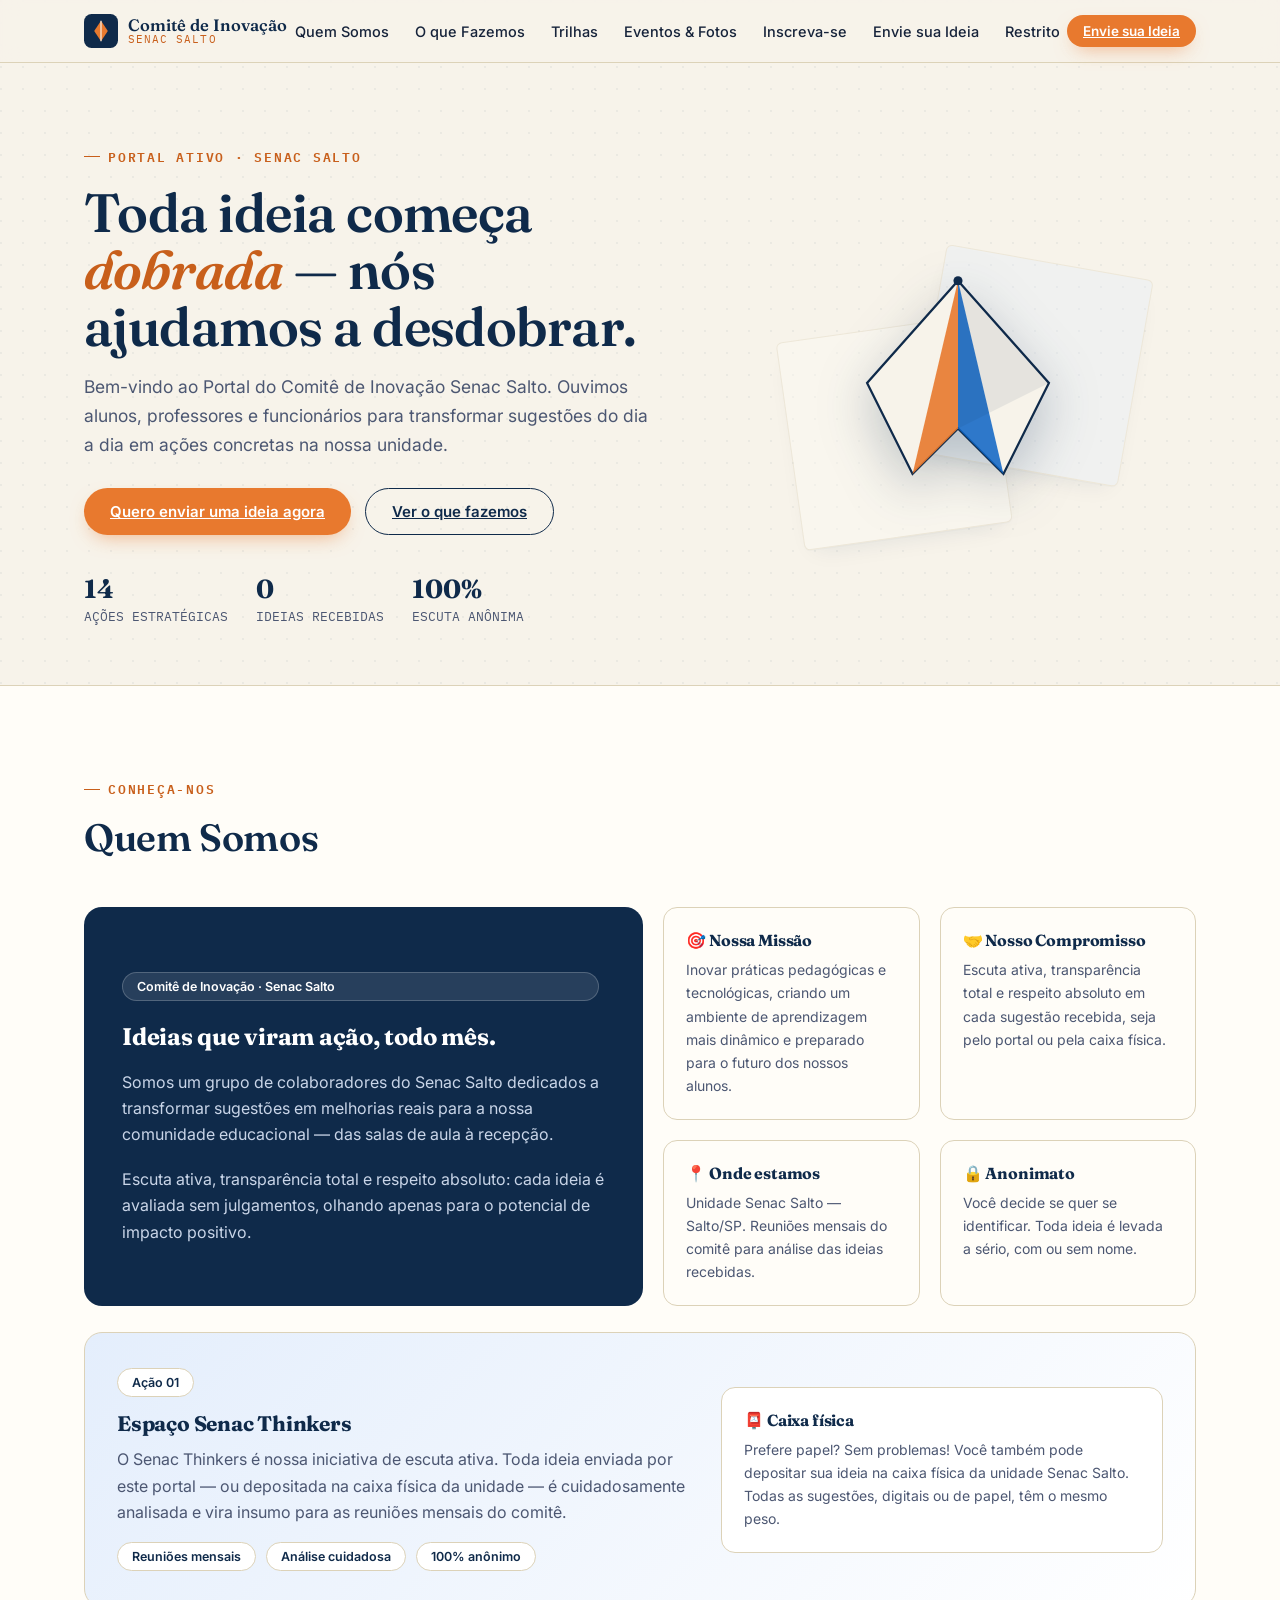
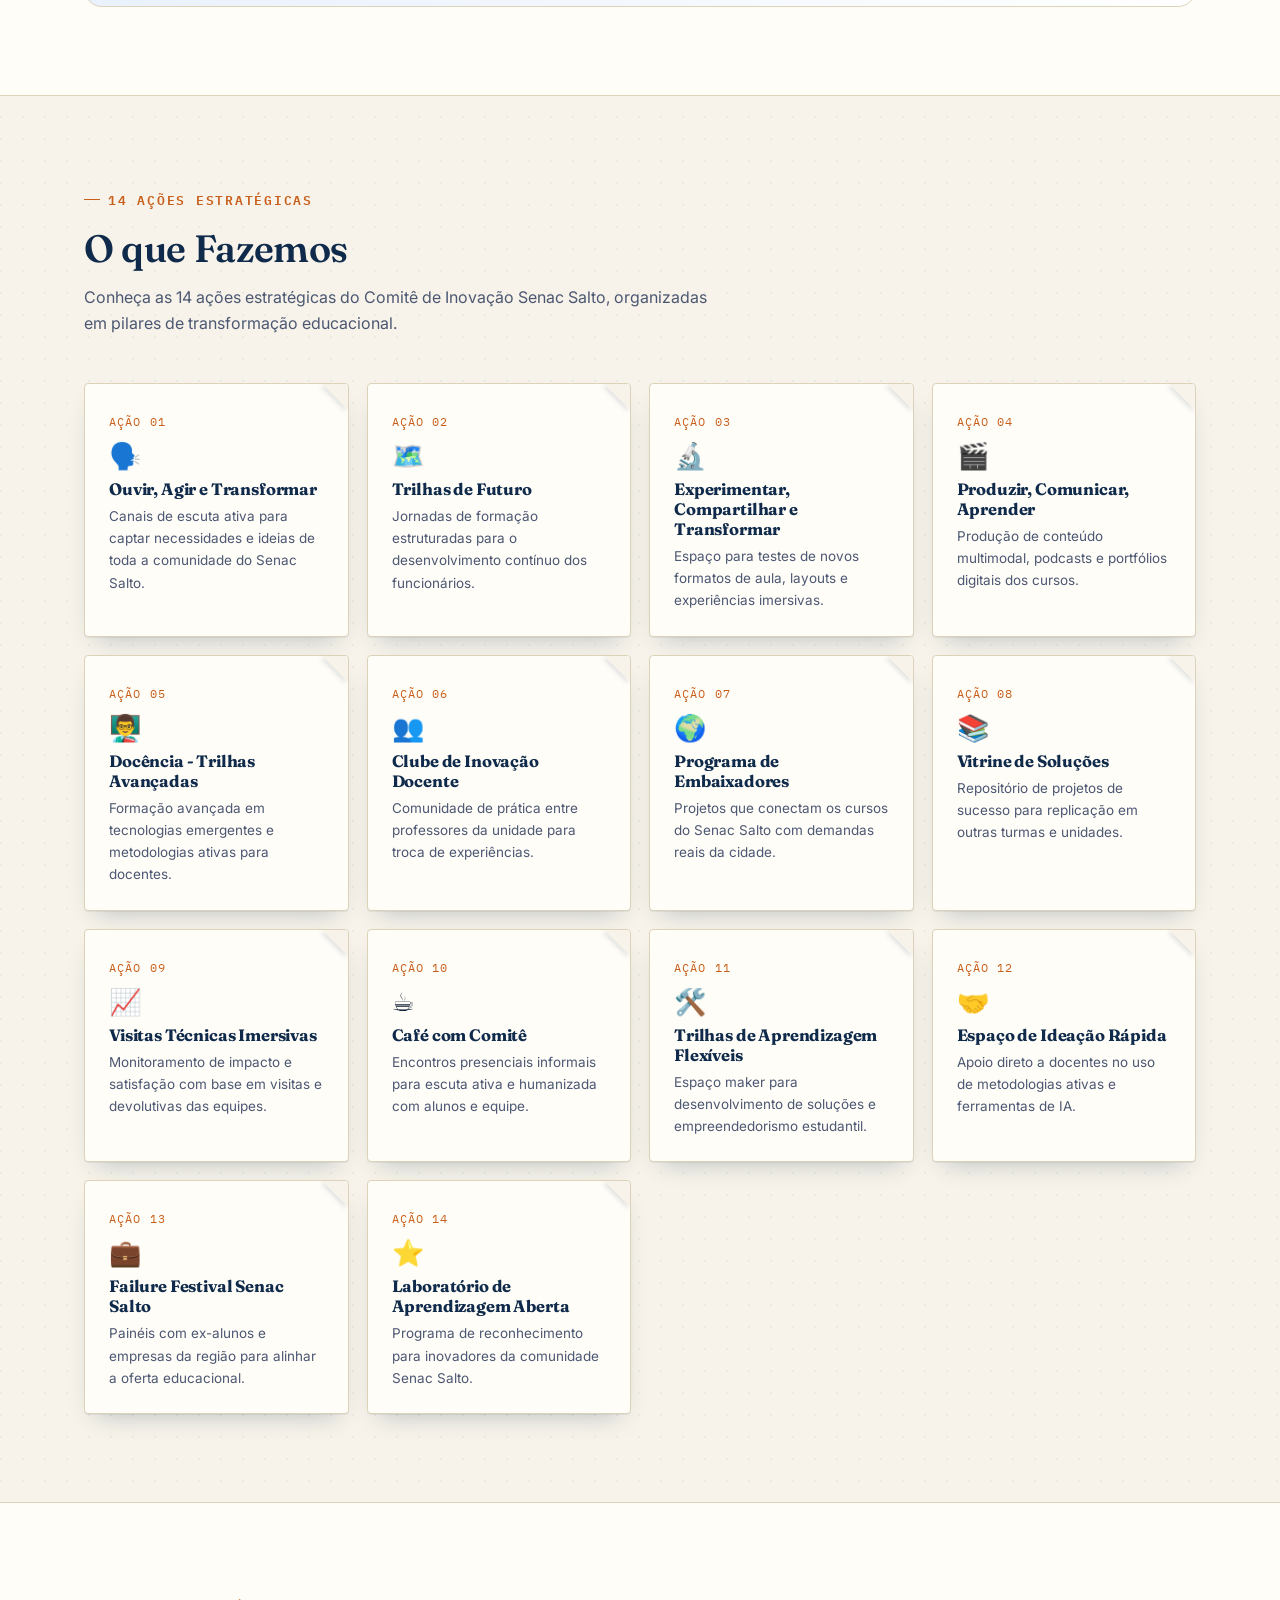
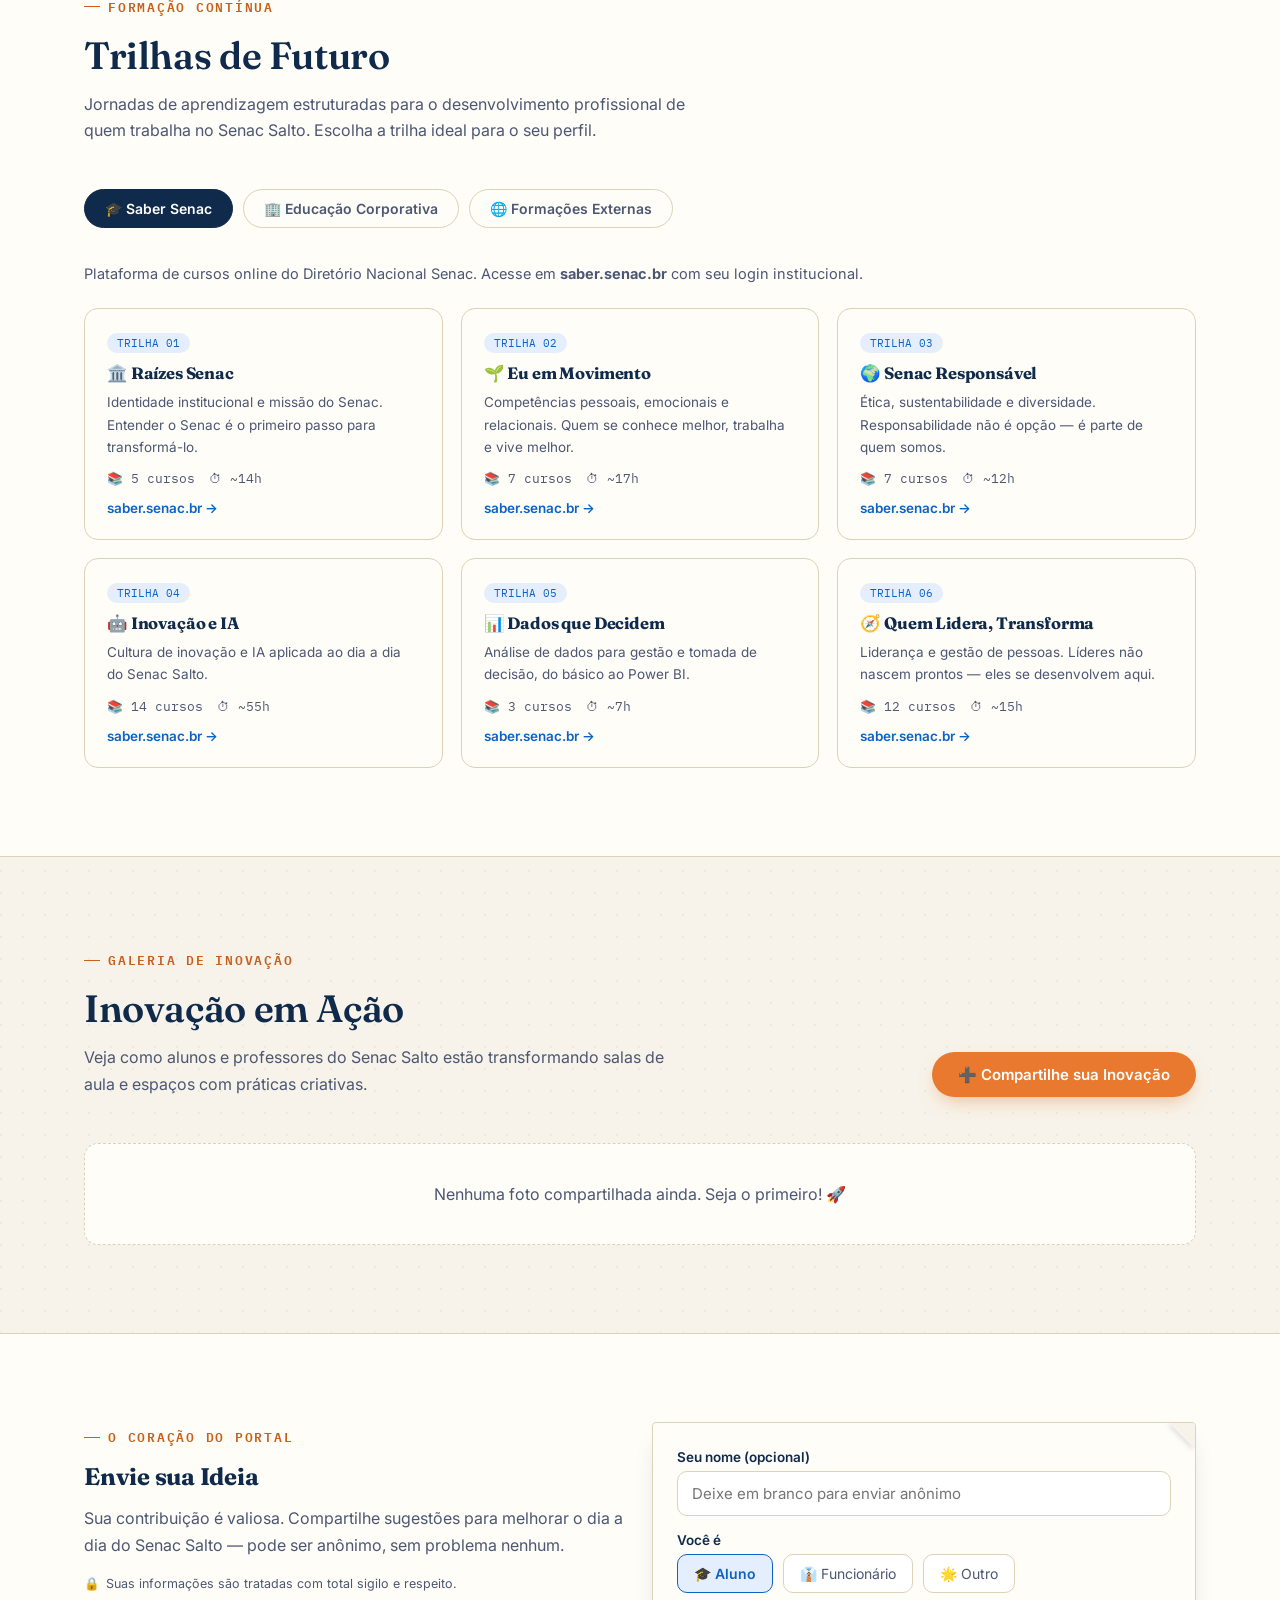
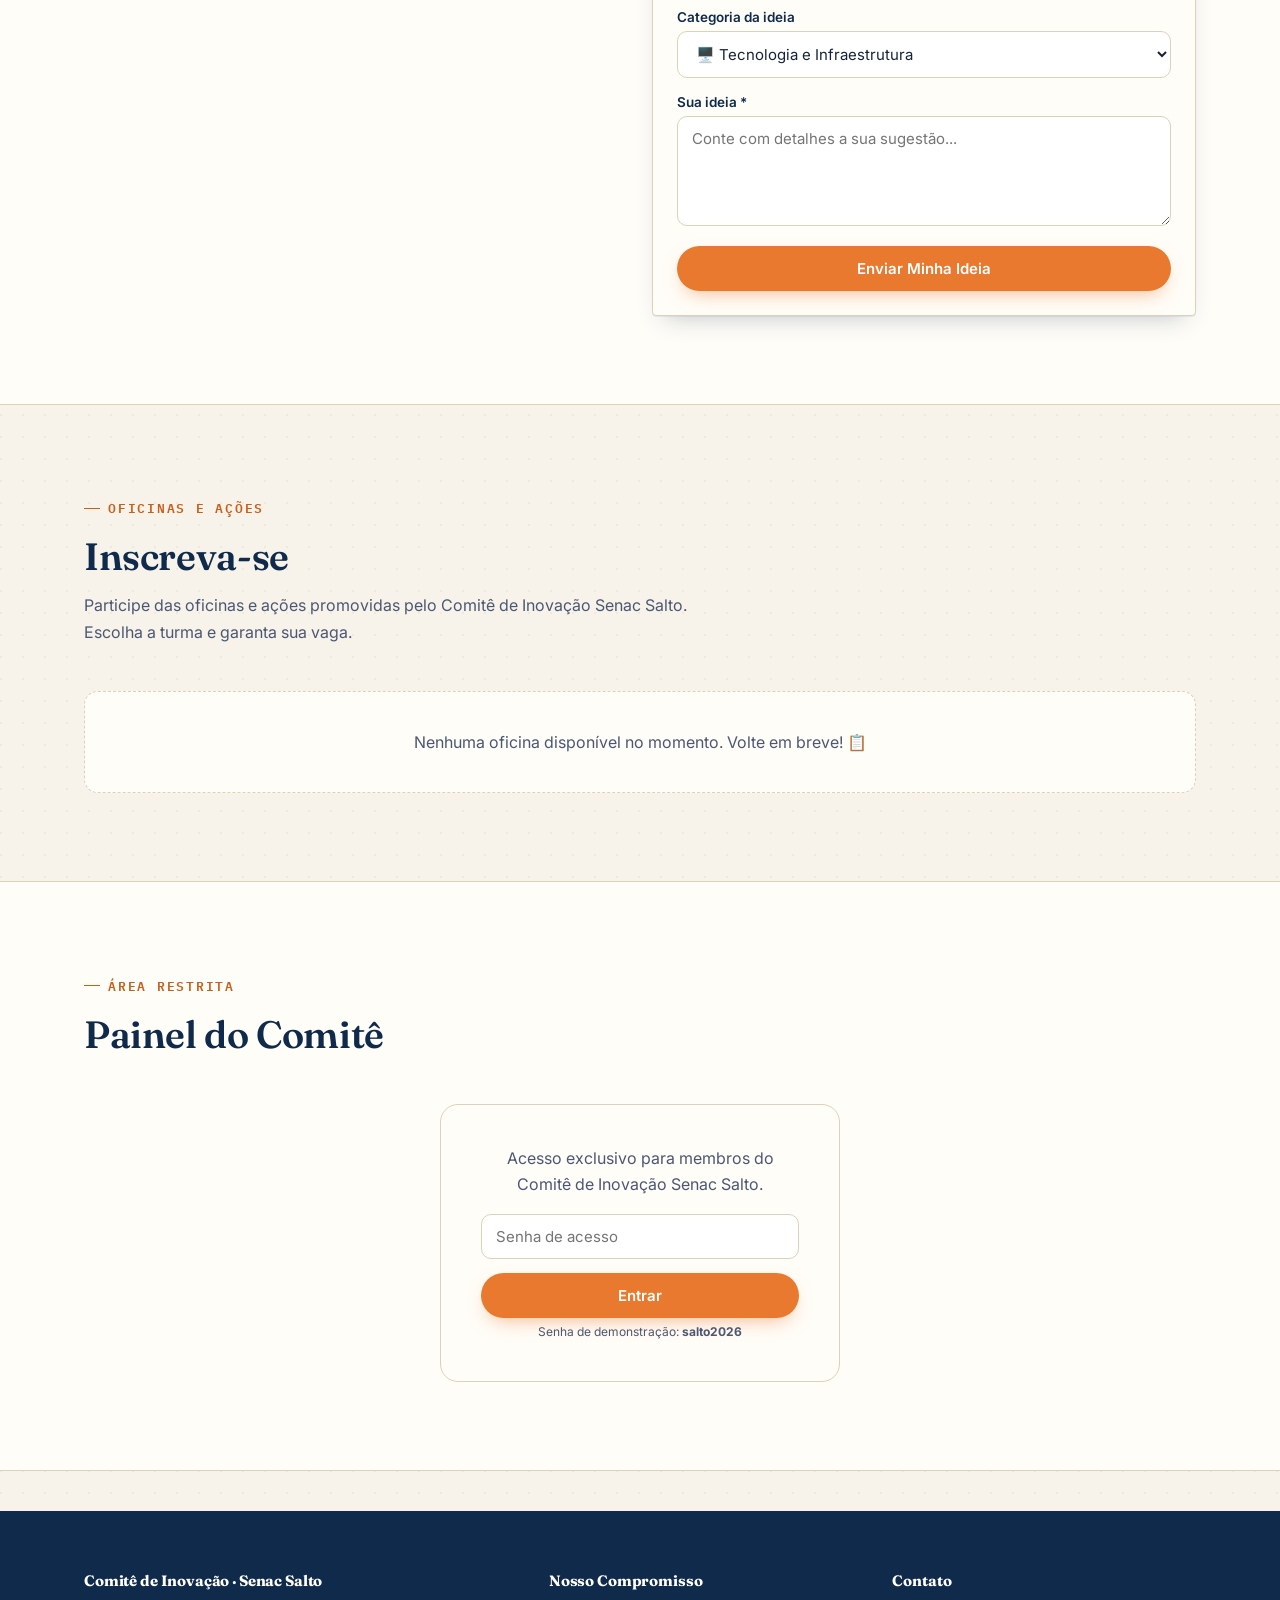
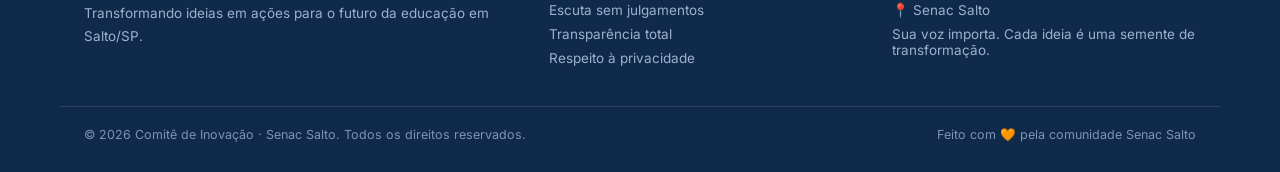
<file: Site-Antigo/index.html>
<!doctype html>
<html lang="pt-BR">
  <head>
    <meta charset="UTF-8" />
    <meta name="viewport" content="width=device-width, initial-scale=1.0" />
    <title>Comitê de Inovação · Senac Salto</title>
    <link rel="preconnect" href="https://fonts.googleapis.com" />
    <link rel="preconnect" href="https://fonts.gstatic.com" crossorigin />
    <link
      href="https://fonts.googleapis.com/css2?family=Fraunces:ital,opsz,wght@0,9..144,400;0,9..144,500;0,9..144,600;0,9..144,700;1,9..144,500&family=Inter:wght@400;500;600;700;800&family=IBM+Plex+Mono:wght@400;500;600&display=swap"
      rel="stylesheet"
    />
    <link rel="stylesheet" href="style.css" />
  </head>
  <body>
    <header>
      <div class="nav-inner">
        <a href="#top" class="brand">
          <svg class="brand-mark" viewBox="0 0 40 40" fill="none">
            <rect width="40" height="40" rx="9" fill="#0F2A4A" />
            <path d="M20 8 L28 20 L20 32 L12 20 Z" fill="#E8792E" />
            <path d="M20 8 L20 32" stroke="#F7F3EA" stroke-width="1.4" />
          </svg>
          <span class="brand-text"><b>Comitê de Inovação</b><span>Senac Salto</span></span>
        </a>
        <nav class="links" id="navLinks">
          <a href="#quemsomos">Quem Somos</a>
          <a href="#oquefazemos">O que Fazemos</a>
          <a href="#trilhas">Trilhas</a>
          <a href="#eventos">Eventos &amp; Fotos</a>
          <a href="#inscreva">Inscreva-se</a>
          <a href="#enviar">Envie sua Ideia</a>
          <a href="#restrito">Restrito</a>
        </nav>
        <div class="nav-actions">
          <a href="#enviar" class="btn btn-amber btn-sm">Envie sua Ideia</a>
        </div>
        <button class="burger" id="burgerBtn" aria-label="Abrir menu"><span></span><span></span><span></span></button>
      </div>
    </header>

    <main id="top">
      <!-- HERO -->
      <section class="hero">
        <div class="wrap hero-grid">
          <div>
            <span class="eyebrow">Portal ativo · Senac Salto</span>
            <h1>Toda ideia começa <em>dobrada</em>&nbsp;— nós ajudamos a desdobrar.</h1>
            <p class="lead">
              Bem-vindo ao Portal do Comitê de Inovação Senac Salto. Ouvimos alunos, professores e funcionários para transformar sugestões do dia a dia em ações concretas na nossa unidade.
            </p>
            <div class="hero-cta">
              <a href="#enviar" class="btn btn-amber">Quero enviar uma ideia agora</a>
              <a href="#oquefazemos" class="btn btn-outline">Ver o que fazemos</a>
            </div>
            <div class="stat-row">
              <div class="stat"><b>14</b><span>AÇÕES ESTRATÉGICAS</span></div>
              <div class="stat"><b id="statIdeias">0</b><span>IDEIAS RECEBIDAS</span></div>
              <div class="stat"><b>100%</b><span>ESCUTA ANÔNIMA</span></div>
            </div>
          </div>
          <div class="crane-stage">
            <div class="crane-paper p1"></div>
            <div class="crane-paper p2"></div>
            <svg id="craneSvg" class="crane-float" viewBox="0 0 220 220" fill="none">
              <polygon points="110,20 190,110 150,190 110,150 70,190 30,110" fill="#F7F3EA" stroke="#0F2A4A" stroke-width="2" />
              <polygon points="110,20 150,190 110,150" fill="#0B63C5" opacity=".85" />
              <polygon points="110,20 70,190 110,150" fill="#E8792E" opacity=".9" />
              <polygon points="110,20 190,110 110,150" fill="#0F2A4A" opacity=".08" />
              <circle cx="110" cy="20" r="4" fill="#0F2A4A" />
            </svg>
          </div>
        </div>
      </section>

      <!-- QUEM SOMOS -->
      <section id="quemsomos" class="section-alt">
        <div class="wrap">
          <div class="section-head">
            <span class="eyebrow">Conheça-nos</span>
            <h2>Quem Somos</h2>
          </div>
          <div class="quem-grid">
            <div class="quem-main">
              <span class="pill pill-on-dark">Comitê de Inovação · Senac Salto</span>
              <h3>Ideias que viram ação, todo mês.</h3>
              <p>Somos um grupo de colaboradores do Senac Salto dedicados a transformar sugestões em melhorias reais para a nossa comunidade educacional — das salas de aula à recepção.</p>
              <p>Escuta ativa, transparência total e respeito absoluto: cada ideia é avaliada sem julgamentos, olhando apenas para o potencial de impacto positivo.</p>
            </div>
            <div class="mini-grid">
              <div class="mini-card">
                <h4>🎯 Nossa Missão</h4>
                <p>Inovar práticas pedagógicas e tecnológicas, criando um ambiente de aprendizagem mais dinâmico e preparado para o futuro dos nossos alunos.</p>
              </div>
              <div class="mini-card">
                <h4>🤝 Nosso Compromisso</h4>
                <p>Escuta ativa, transparência total e respeito absoluto em cada sugestão recebida, seja pelo portal ou pela caixa física.</p>
              </div>
              <div class="mini-card">
                <h4>📍 Onde estamos</h4>
                <p>Unidade Senac Salto — Salto/SP. Reuniões mensais do comitê para análise das ideias recebidas.</p>
              </div>
              <div class="mini-card">
                <h4>🔒 Anonimato</h4>
                <p>Você decide se quer se identificar. Toda ideia é levada a sério, com ou sem nome.</p>
              </div>
            </div>
          </div>

          <div class="thinkers-box">
            <div>
              <span class="pill">Ação 01</span>
              <h3 class="thinkers-title">Espaço Senac Thinkers</h3>
              <p>
                O Senac Thinkers é nossa iniciativa de escuta ativa. Toda ideia enviada por este portal — ou depositada na caixa física da unidade — é cuidadosamente analisada e vira insumo para as
                reuniões mensais do comitê.
              </p>
              <div class="mt-14">
                <span class="pill">Reuniões mensais</span>
                <span class="pill">Análise cuidadosa</span>
                <span class="pill">100% anônimo</span>
              </div>
            </div>
            <div class="mini-card surface-white">
              <h4>📮 Caixa física</h4>
              <p>Prefere papel? Sem problemas! Você também pode depositar sua ideia na caixa física da unidade Senac Salto. Todas as sugestões, digitais ou de papel, têm o mesmo peso.</p>
            </div>
          </div>
        </div>
      </section>

      <!-- O QUE FAZEMOS -->
      <section id="oquefazemos">
        <div class="wrap">
          <div class="section-head">
            <span class="eyebrow">14 Ações Estratégicas</span>
            <h2>O que Fazemos</h2>
            <p class="section-copy">Conheça as 14 ações estratégicas do Comitê de Inovação Senac Salto, organizadas em pilares de transformação educacional.</p>
          </div>
          <div class="acoes-grid" id="acoesGrid"></div>
        </div>
      </section>

      <!-- TRILHAS -->
      <section id="trilhas" class="section-alt">
        <div class="wrap">
          <div class="section-head">
            <span class="eyebrow">Formação Contínua</span>
            <h2>Trilhas de Futuro</h2>
            <p class="section-copy">Jornadas de aprendizagem estruturadas para o desenvolvimento profissional de quem trabalha no Senac Salto. Escolha a trilha ideal para o seu perfil.</p>
          </div>
          <div class="tabs">
            <button class="tab-btn active" data-tab="saber">🎓 Saber Senac</button>
            <button class="tab-btn" data-tab="corp">🏢 Educação Corporativa</button>
            <button class="tab-btn" data-tab="ext">🌐 Formações Externas</button>
          </div>

          <div class="tab-panel active" id="tab-saber">
            <p class="trilha-intro">Plataforma de cursos online do Diretório Nacional Senac. Acesse em <b>saber.senac.br</b> com seu login institucional.</p>
            <div class="trilha-grid" id="trilhasSaber"></div>
          </div>
          <div class="tab-panel" id="tab-corp">
            <p class="trilha-intro">Trilhas organizadas pelo Núcleo de Educação Corporativa Senac SP. Acesse pela intranet com seu login institucional.</p>
            <div class="trilha-grid" id="trilhasCorp"></div>
          </div>
          <div class="tab-panel" id="tab-ext">
            <div class="construction">
              <h3 class="construction-title">🚧 Em construção</h3>
              <p>As recomendações de formações externas estão sendo curadas pelo Comitê de Inovação Senac Salto. Em breve você encontrará as melhores opções aqui.</p>
            </div>
          </div>
        </div>
      </section>

      <!-- GALERIA -->
      <section id="eventos">
        <div class="wrap">
          <div class="section-head section-head-row">
            <div>
              <span class="eyebrow">Galeria de Inovação</span>
              <h2>Inovação em Ação</h2>
              <p class="section-copy section-copy-narrow">Veja como alunos e professores do Senac Salto estão transformando salas de aula e espaços com práticas criativas.</p>
            </div>
            <button class="btn btn-amber" id="openFotoModal">➕ Compartilhe sua Inovação</button>
          </div>
          <div class="gallery-grid" id="galeriaGrid"></div>
        </div>
      </section>

      <!-- ENVIE SUA IDEIA -->
      <section id="enviar" class="section-alt">
        <div class="wrap">
          <div class="two-col">
            <div>
              <span class="eyebrow">O coração do portal</span>
              <h2 class="section-title-spaced">Envie sua Ideia</h2>
              <p>Sua contribuição é valiosa. Compartilhe sugestões para melhorar o dia a dia do Senac Salto — pode ser anônimo, sem problema nenhum.</p>
              <div class="note note-spaced">🔒 <span>Suas informações são tratadas com total sigilo e respeito.</span></div>
            </div>
            <form id="formIdeia" class="fold-card form-grid">
              <div>
                <label>Seu nome (opcional)</label>
                <input type="text" id="ideiaNome" placeholder="Deixe em branco para enviar anônimo" />
              </div>
              <div>
                <label>Você é</label>
                <div class="choice-row" id="ideiaPerfil" data-value="Aluno">
                  <button type="button" class="choice active" data-val="Aluno">🎓 Aluno</button>
                  <button type="button" class="choice" data-val="Funcionário">👔 Funcionário</button>
                  <button type="button" class="choice" data-val="Outro">🌟 Outro</button>
                </div>
              </div>
              <div>
                <label>Categoria da ideia</label>
                <select id="ideiaCategoria">
                  <option>🖥️ Tecnologia e Infraestrutura</option>
                  <option>📚 Métodos Pedagógicos</option>
                  <option>🏫 Ambiente e Espaços</option>
                  <option>🎉 Eventos e Atividades</option>
                  <option>🤝 Atendimento e Serviços</option>
                  <option>💭 Outro</option>
                </select>
              </div>
              <div>
                <label>Sua ideia *</label>
                <textarea id="ideiaTexto" required placeholder="Conte com detalhes a sua sugestão..."></textarea>
              </div>
              <button type="submit" class="btn btn-amber btn-center">Enviar Minha Ideia</button>
            </form>
          </div>
        </div>
      </section>

      <!-- INSCREVA-SE -->
      <section id="inscreva">
        <div class="wrap">
          <div class="section-head">
            <span class="eyebrow">Oficinas e Ações</span>
            <h2>Inscreva-se</h2>
            <p class="section-copy">Participe das oficinas e ações promovidas pelo Comitê de Inovação Senac Salto. Escolha a turma e garanta sua vaga.</p>
          </div>
          <div id="oficinasList"></div>
        </div>
      </section>
    </main>

    <!-- MODAL: enviar foto -->
    <div class="modal-overlay" id="modalFoto">
      <div class="modal">
        <button class="modal-close" data-close="modalFoto">✕</button>
        <h3 class="modal-title">📸 Compartilhe sua Inovação</h3>
        <p class="modal-copy">Mostre como você está transformando a educação no Senac Salto.</p>
        <form id="formFoto" class="form-grid">
          <div><label>Seu nome</label><input type="text" id="fotoNome" required /></div>
          <div>
            <label>Você é</label>
            <div class="choice-row" id="fotoPerfil" data-value="Aluno">
              <button type="button" class="choice active" data-val="Aluno">🎓 Aluno</button>
              <button type="button" class="choice" data-val="Professor">👨‍🏫 Professor</button>
              <button type="button" class="choice" data-val="Funcionário">👔 Funcionário</button>
            </div>
          </div>
          <div><label>Curso / Departamento *</label><input type="text" id="fotoCurso" required /></div>
          <div><label>Título da Inovação *</label><input type="text" id="fotoTitulo" required /></div>
          <div><label>Descreva sua inovação *</label><textarea id="fotoDescricao" required></textarea></div>
          <div>
            <label>Categoria *</label>
            <select id="fotoCategoria" required>
              <option value="">Selecione uma categoria</option>
              <option>🎓 Sala de Aula Inovadora</option>
              <option>📚 Nova Metodologia de Ensino</option>
              <option>💻 Uso de Tecnologia</option>
              <option>🏫 Transformação de Espaços</option>
              <option>🤝 Trabalho Colaborativo</option>
              <option>♻️ Sustentabilidade</option>
              <option>💭 Outro</option>
            </select>
          </div>
          <div>
            <label>Foto da sua inovação *</label>
            <div class="upload-box" id="uploadBox">
              <span id="uploadLabel">📸 Clique aqui para enviar a foto</span>
              <div class="field-hint">JPG, PNG ou GIF · redimensionada automaticamente</div>
              <img id="uploadPreview" class="hidden" />
            </div>
            <input type="file" id="fotoInput" accept="image/*" class="hidden" />
          </div>
          <button type="submit" class="btn btn-amber btn-center">Compartilhar Inovação</button>
          <div class="note">🔒 <span>Sua foto passa por aprovação do comitê antes de aparecer na galeria pública.</span></div>
        </form>
      </div>
    </div>

    <!-- MODAL: inscrição em oficina -->
    <div class="modal-overlay" id="modalInscricao">
      <div class="modal">
        <button class="modal-close" data-close="modalInscricao">✕</button>
        <h3 class="modal-title">📋 Inscrição</h3>
        <p class="modal-copy" id="inscricaoOficinaNome"></p>
        <form id="formInscricao" class="form-grid">
          <div><label>Nome completo *</label><input type="text" id="inscNome" required /></div>
          <div><label>Cargo *</label><input type="text" id="inscCargo" required /></div>
          <div><label>Área / Departamento *</label><input type="text" id="inscArea" required /></div>
          <div><label>E-mail administrativo *</label><input type="email" id="inscEmail" required /></div>
          <button type="submit" class="btn btn-amber btn-center">Confirmar Inscrição</button>
          <div class="note">🔒 <span>Seus dados são usados apenas para controle interno das atividades.</span></div>
        </form>
      </div>
    </div>

    <!-- RESTRITO / ADMIN -->
    <section id="restrito" class="section-alt">
      <div class="wrap">
        <div class="section-head">
          <span class="eyebrow">Área Restrita</span>
          <h2>Painel do Comitê</h2>
        </div>

        <div id="adminGate" class="admin-gate">
          <p class="admin-gate-copy">Acesso exclusivo para membros do Comitê de Inovação Senac Salto.</p>
          <input type="password" id="adminPass" placeholder="Senha de acesso" class="admin-pass" />
          <button class="btn btn-amber btn-full" id="adminEnter">Entrar</button>
          <p class="field-hint" class="mt-14">Senha de demonstração: <b>salto2026</b></p>
        </div>

        <div id="adminPanel" class="hidden">
          <div class="stat-cards">
            <div class="stat-card"><b id="statFotosPendentes">0</b><span>Aguardando aprovação</span></div>
            <div class="stat-card"><b id="statIdeiasAdmin">0</b><span>Ideias recebidas</span></div>
            <div class="stat-card"><b id="statOficinas">0</b><span>Oficinas cadastradas</span></div>
          </div>
          <div class="admin-tabs">
            <button class="admin-tab active" data-atab="fotos">📸 Fotos</button>
            <button class="admin-tab" data-atab="oficinas">📋 Oficinas</button>
            <button class="admin-tab" data-atab="ideias">💡 Ideias</button>
          </div>

          <div class="admin-panel active" id="apanel-fotos">
            <h4 class="admin-section-title">⏳ Aguardando aprovação</h4>
            <div id="fotosPendentesList"></div>
            <h4 class="admin-section-title admin-section-title-spaced">✅ Galeria aprovada</h4>
            <div id="fotosAprovadasList"></div>
          </div>

          <div class="admin-panel" id="apanel-oficinas">
            <form id="formNovaOficina" class="fold-card form-grid form-spaced">
              <h4 class="admin-form-title">➕ Cadastrar Nova Oficina</h4>
              <div class="two-col">
                <div><label>Nome da oficina *</label><input type="text" id="ofNome" required /></div>
                <div><label>Multiplicador (ministrante) *</label><input type="text" id="ofMinistrante" required /></div>
              </div>
              <div class="two-col">
                <div><label>Data *</label><input type="date" id="ofData" required /></div>
                <div class="time-row">
                  <div class="flex-1"><label>Início *</label><input type="time" id="ofInicio" required /></div>
                  <div class="flex-1"><label>Término *</label><input type="time" id="ofTermino" required /></div>
                </div>
              </div>
              <div>
                <label>Local *</label>
                <select id="ofLocal" required>
                  <option value="">Selecione o local</option>
                  <option>🎓 Sala de Aula</option>
                  <option>🎭 Auditório</option>
                  <option>💻 Laboratório de Informática</option>
                  <option>📚 Biblioteca</option>
                  <option>🌿 Área Externa</option>
                  <option>📍 Outro</option>
                </select>
              </div>
              <button type="submit" class="btn btn-amber btn-center">Cadastrar Oficina</button>
            </form>
            <h4 class="admin-section-title">📋 Oficinas cadastradas</h4>
            <div id="oficinasAdminList"></div>
          </div>

          <div class="admin-panel" id="apanel-ideias">
            <div id="ideiasAdminList"></div>
          </div>
        </div>
      </div>
    </section>

    <footer>
      <div class="wrap footer-grid">
        <div>
          <h4>Comitê de Inovação · Senac Salto</h4>
          <p>Transformando ideias em ações para o futuro da educação em Salto/SP.</p>
        </div>
        <div>
          <h4>Nosso Compromisso</h4>
          <ul>
            <li>Escuta sem julgamentos</li>
            <li>Transparência total</li>
            <li>Respeito à privacidade</li>
          </ul>
        </div>
        <div>
          <h4>Contato</h4>
          <ul>
            <li>📍 Senac Salto</li>
            <li>Sua voz importa. Cada ideia é uma semente de transformação.</li>
          </ul>
        </div>
      </div>
      <div class="wrap foot-bottom">
        <span>© 2026 Comitê de Inovação · Senac Salto. Todos os direitos reservados.</span>
        <span>Feito com 🧡 pela comunidade Senac Salto</span>
      </div>
    </footer>

    <div class="toast" id="toast"></div>

    <script src="script.js"></script>
  </body>
</html>
</file>
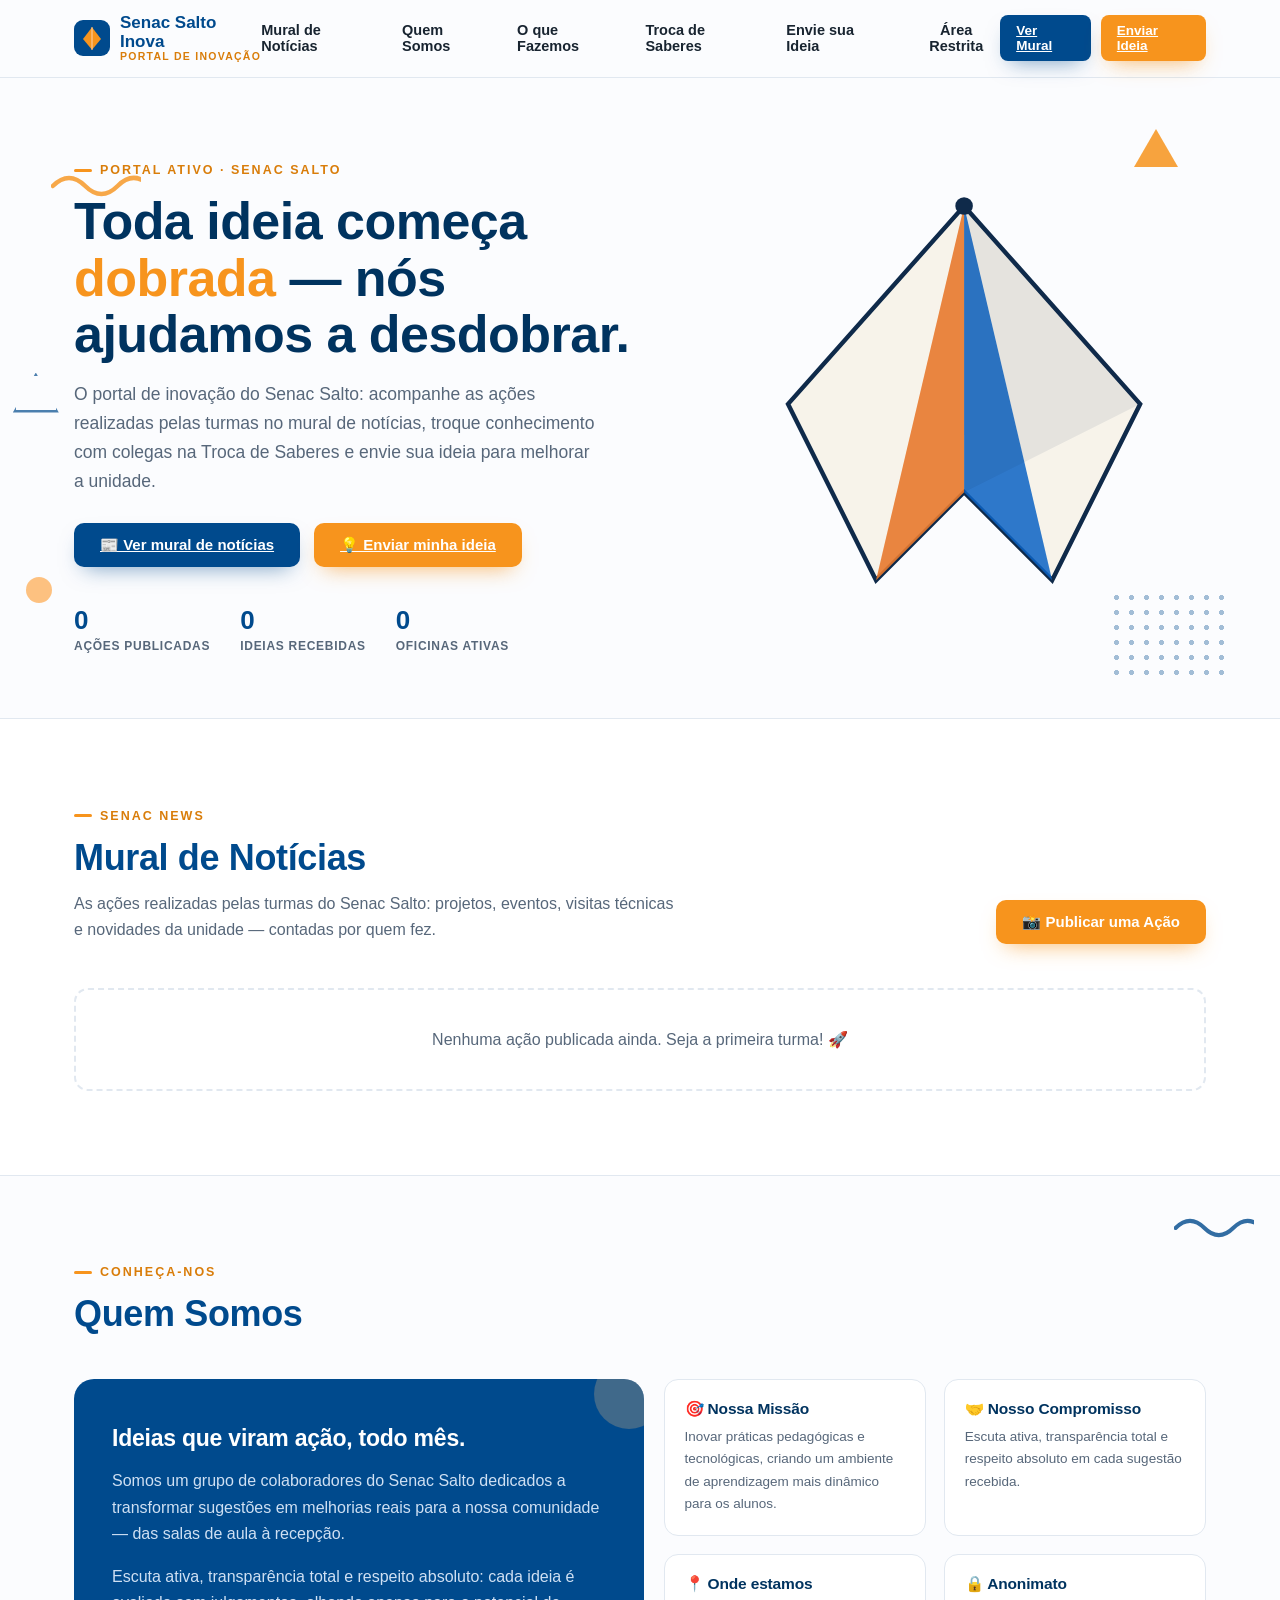
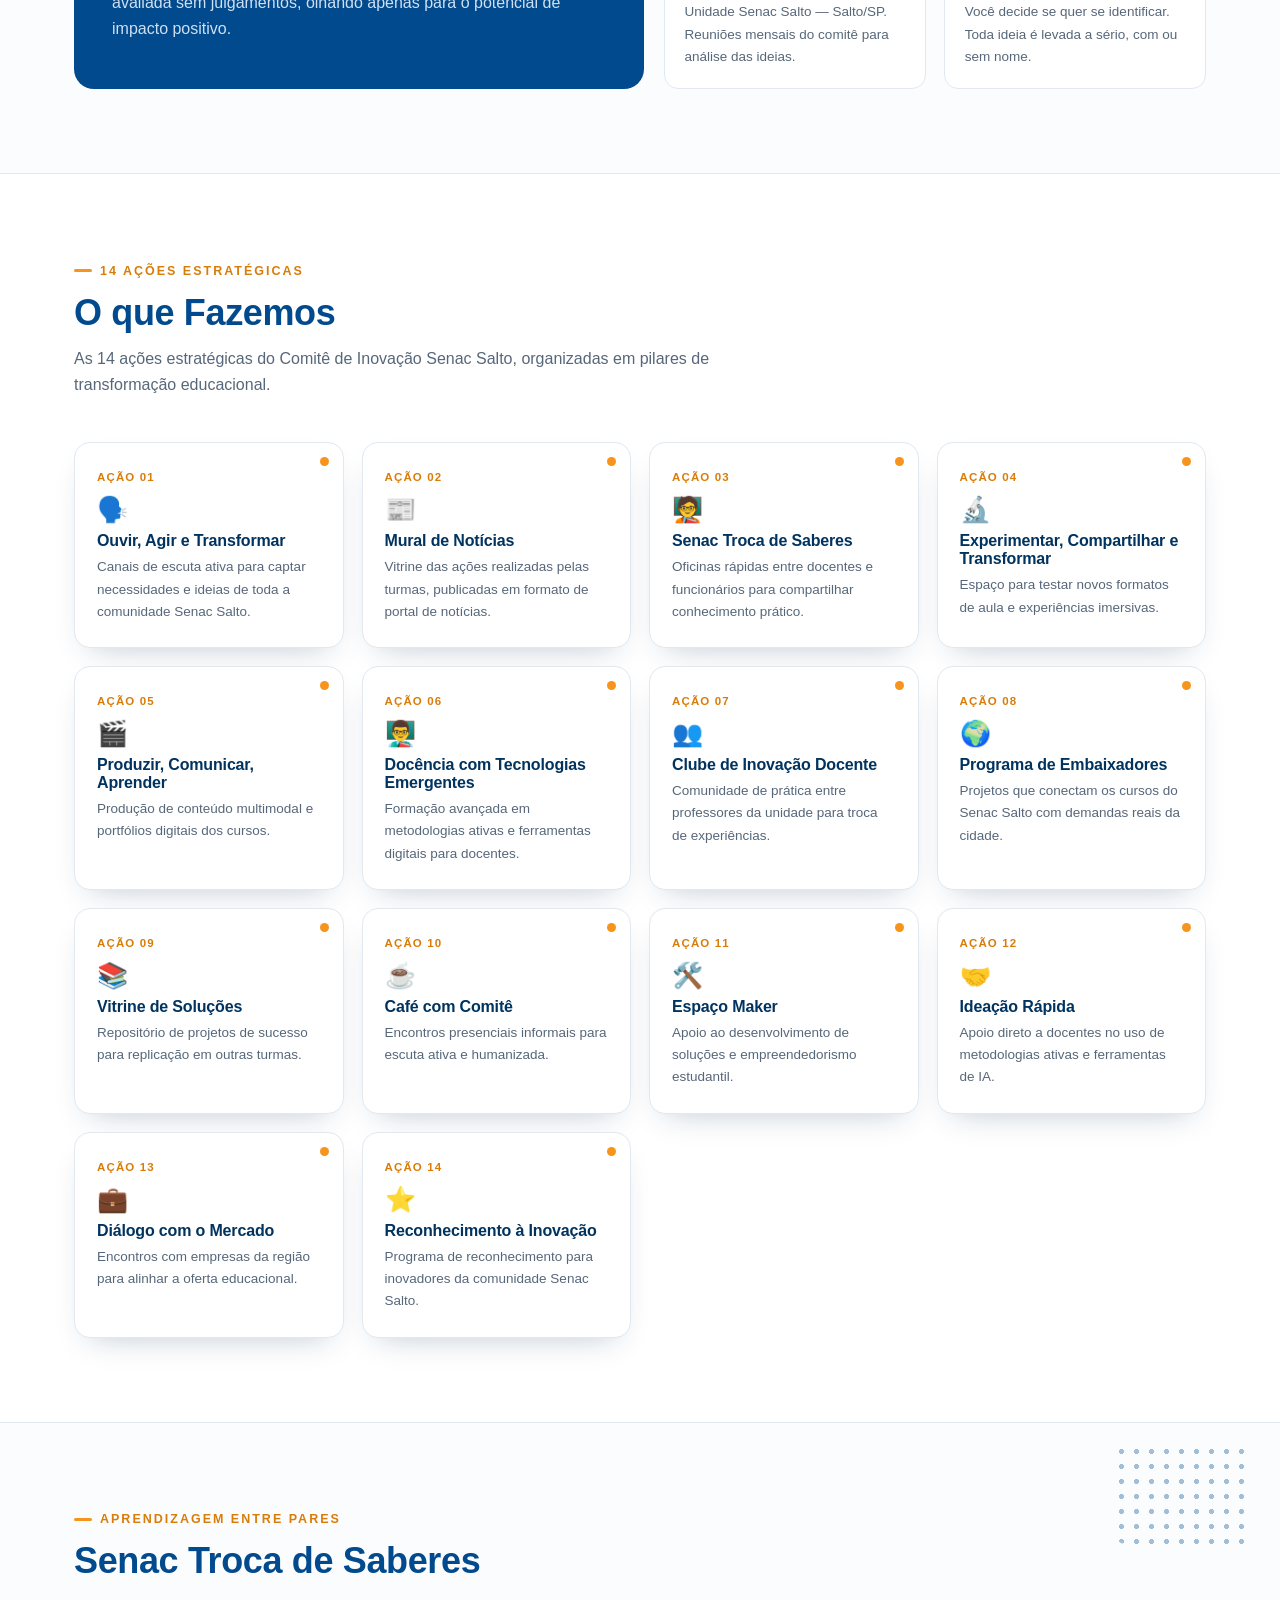
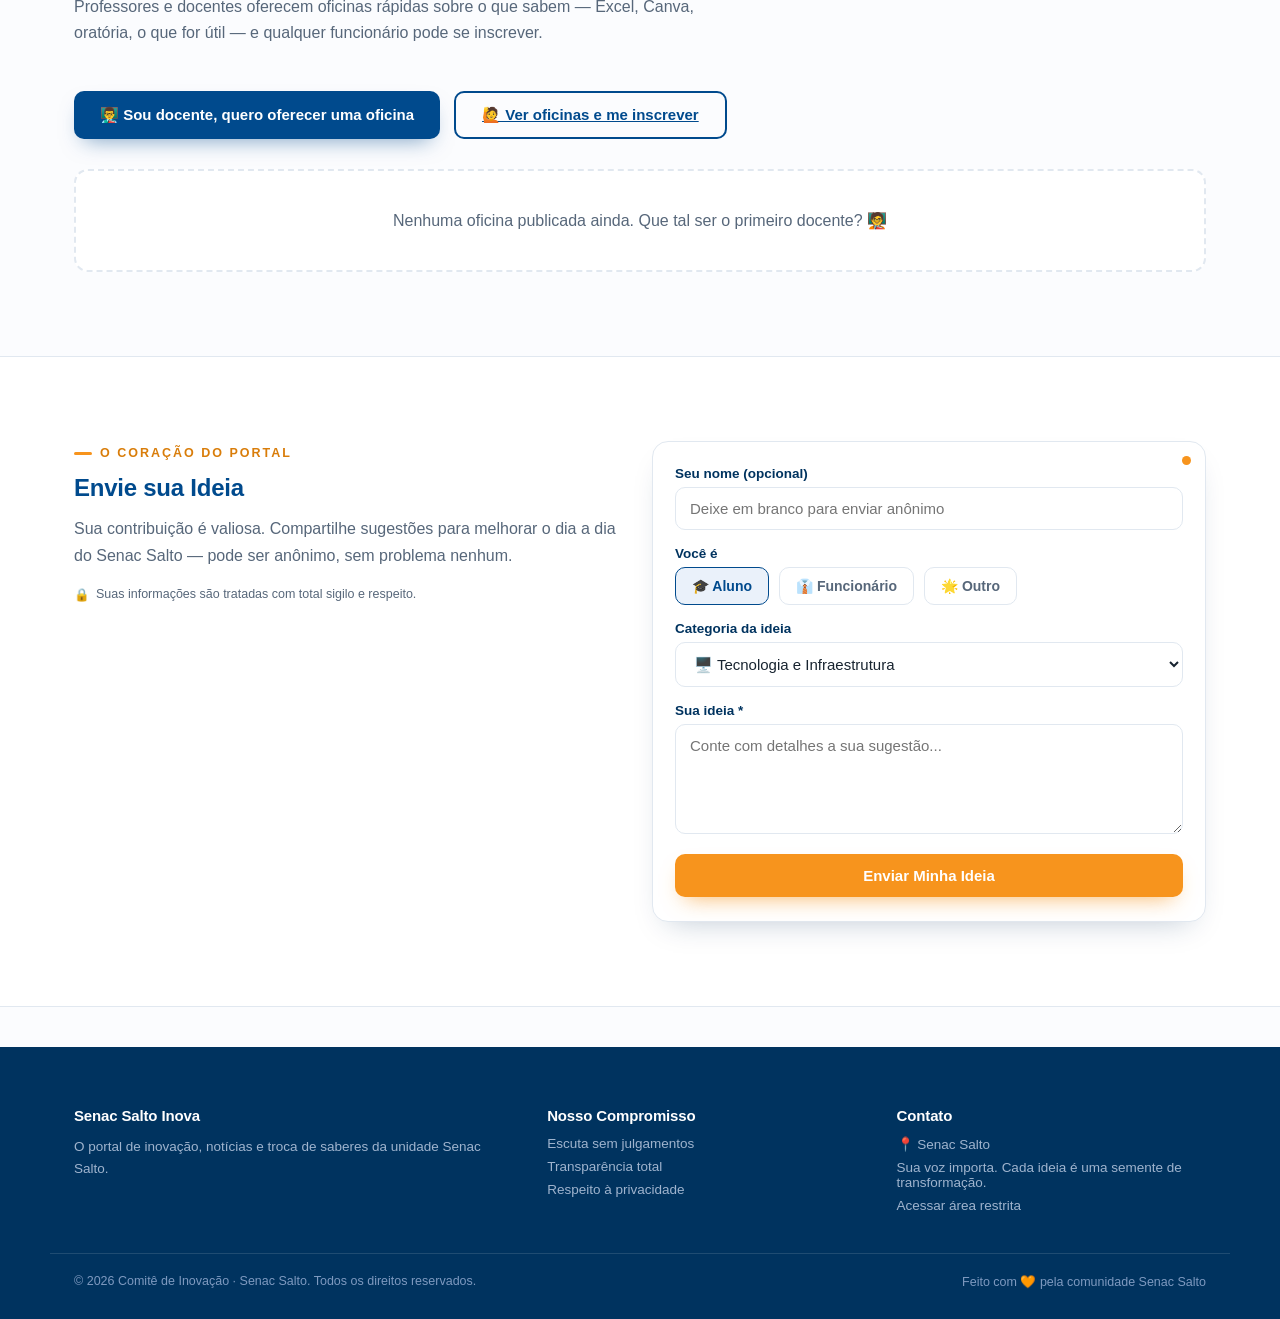
<file: Site-Novo Backup/index.html>
<!doctype html>
<html lang="pt-BR">
  <head>
    <meta charset="UTF-8" />
    <meta name="viewport" content="width=device-width, initial-scale=1.0" />
    <title>Senac Salto · Portal de Inovação</title>
    <link rel="stylesheet" href="style.css" />
  </head>
  <body>
    <header>
      <div class="nav-inner">
        <a href="#top" class="brand">
          <svg class="brand-mark" viewBox="0 0 40 40" fill="none">
            <rect width="40" height="40" rx="10" fill="#004A8D" />
            <path d="M20 8 L30 21 L20 33 L10 21 Z" fill="#F7941D" />
            <path d="M20 8 L20 33" stroke="#FDC180" stroke-width="1.6" />
          </svg>
          <span class="brand-text"><b>Senac Salto Inova</b><span>Portal de Inovação</span></span>
        </a>
        <nav class="links" id="navLinks">
          <a href="#mural">Mural de Notícias</a>
          <a href="#quemsomos">Quem Somos</a>
          <a href="#oquefazemos">O que Fazemos</a>
          <a href="#saberes">Troca de Saberes</a>
          <a href="#enviar">Envie sua Ideia</a>
          <button type="button" class="navlink" id="navRestrito">Área Restrita</button>
        </nav>
        <div class="nav-actions">
          <a href="#mural" class="btn btn-blue btn-sm">Ver Mural</a>
          <a href="#enviar" class="btn btn-orange btn-sm">Enviar Ideia</a>
        </div>
        <button type="button" class="burger" id="burgerBtn" aria-label="Abrir menu"><span></span><span></span><span></span></button>
      </div>
    </header>

    <main id="top">
      <!-- HERO -->
      <section class="hero">
        <svg class="decor squiggle decor-hero-wave" viewBox="0 0 100 40"><path d="M2 20 Q 20 2, 38 20 T 74 20 T 110 20" stroke="#F7941D" stroke-width="5" fill="none" stroke-linecap="round" /></svg>
        <div class="decor tri tri-orange decor-hero-triangle"></div>
        <div class="decor circle-solid decor-hero-circle"></div>
        <div class="decor dot-grid decor-hero-dots"></div>
        <div class="decor tri-outline decor-hero-outline"></div>
        <div class="wrap hero-grid">
          <div>
            <span class="eyebrow">Portal ativo · Senac Salto</span>
            <h1>Toda ideia começa <em>dobrada</em> — nós ajudamos a desdobrar.</h1>
            <p class="lead">
              O portal de inovação do Senac Salto: acompanhe as ações realizadas pelas turmas no mural de notícias, troque conhecimento com colegas na Troca de Saberes e envie sua ideia para melhorar
              a unidade.
            </p>
            <div class="hero-cta">
              <a href="#mural" class="btn btn-blue">📰 Ver mural de notícias</a>
              <a href="#enviar" class="btn btn-orange">💡 Enviar minha ideia</a>
            </div>
            <div class="stat-row">
              <div class="stat"><b id="statAcoes">0</b><span>Ações publicadas</span></div>
              <div class="stat"><b id="statIdeias">0</b><span>Ideias recebidas</span></div>
              <div class="stat"><b id="statOficinasHero">0</b><span>Oficinas ativas</span></div>
            </div>
          </div>
          <div class="crane-stage">
            <div class="crane-paper p1"></div>
            <div class="crane-paper p2"></div>
            <svg id="craneSvg" class="crane-float" viewBox="0 0 220 220" fill="none">
              <polygon points="110,20 190,110 150,190 110,150 70,190 30,110" fill="#F7F3EA" stroke="#0F2A4A" stroke-width="2" />
              <polygon points="110,20 150,190 110,150" fill="#0B63C5" opacity=".85" />
              <polygon points="110,20 70,190 110,150" fill="#E8792E" opacity=".9" />
              <polygon points="110,20 190,110 110,150" fill="#0F2A4A" opacity=".08" />
              <circle cx="110" cy="20" r="4" fill="#0F2A4A" />
            </svg>
          </div>
        </div>
      </section>

      <!-- MURAL DE NOTICIAS -->
      <section id="mural" class="section-alt">
        <div class="wrap">
          <div class="section-head section-head-row">
            <div>
              <span class="eyebrow">Senac News</span>
              <h2>Mural de Notícias</h2>
              <p class="section-description section-description-limited">
                As ações realizadas pelas turmas do Senac Salto: projetos, eventos, visitas técnicas e novidades da unidade — contadas por quem fez.
              </p>
            </div>
            <button class="btn btn-orange" id="openNoticiaModal">📸 Publicar uma Ação</button>
          </div>
          <div class="mural-grid" id="muralGrid"></div>
        </div>
      </section>

      <!-- QUEM SOMOS -->
      <section id="quemsomos">
        <svg class="decor squiggle decor-about-wave" viewBox="0 0 100 40"><path d="M2 20 Q 20 2, 38 20 T 74 20 T 110 20" stroke="#004A8D" stroke-width="5" fill="none" stroke-linecap="round" /></svg>
        <div class="wrap">
          <div class="section-head">
            <span class="eyebrow">Conheça-nos</span>
            <h2>Quem Somos</h2>
          </div>
          <div class="quem-grid">
            <div class="quem-main">
              <div class="decor circle-solid decor-about-circle"></div>
              <h3>Ideias que viram ação, todo mês.</h3>
              <p>Somos um grupo de colaboradores do Senac Salto dedicados a transformar sugestões em melhorias reais para a nossa comunidade — das salas de aula à recepção.</p>
              <p>Escuta ativa, transparência total e respeito absoluto: cada ideia é avaliada sem julgamentos, olhando apenas para o potencial de impacto positivo.</p>
            </div>
            <div class="mini-grid">
              <div class="mini-card">
                <h4>🎯 Nossa Missão</h4>
                <p>Inovar práticas pedagógicas e tecnológicas, criando um ambiente de aprendizagem mais dinâmico para os alunos.</p>
              </div>
              <div class="mini-card">
                <h4>🤝 Nosso Compromisso</h4>
                <p>Escuta ativa, transparência total e respeito absoluto em cada sugestão recebida.</p>
              </div>
              <div class="mini-card">
                <h4>📍 Onde estamos</h4>
                <p>Unidade Senac Salto — Salto/SP. Reuniões mensais do comitê para análise das ideias.</p>
              </div>
              <div class="mini-card">
                <h4>🔒 Anonimato</h4>
                <p>Você decide se quer se identificar. Toda ideia é levada a sério, com ou sem nome.</p>
              </div>
            </div>
          </div>
        </div>
      </section>

      <!-- O QUE FAZEMOS -->
      <section id="oquefazemos" class="section-alt">
        <div class="wrap">
          <div class="section-head">
            <span class="eyebrow">14 Ações Estratégicas</span>
            <h2>O que Fazemos</h2>
            <p class="section-description">As 14 ações estratégicas do Comitê de Inovação Senac Salto, organizadas em pilares de transformação educacional.</p>
          </div>
          <div class="acoes-grid" id="acoesGrid"></div>
        </div>
      </section>

      <!-- TROCA DE SABERES -->
      <section id="saberes">
        <div class="decor dot-grid decor-saberes-dots"></div>
        <div class="wrap">
          <div class="section-head">
            <span class="eyebrow">Aprendizagem entre pares</span>
            <h2>Senac Troca de Saberes</h2>
            <p class="section-description">Professores e docentes oferecem oficinas rápidas sobre o que sabem — Excel, Canva, oratória, o que for útil — e qualquer funcionário pode se inscrever.</p>
          </div>
          <div class="saberes-actions">
            <button class="btn btn-blue" id="openOficinaForm">👨‍🏫 Sou docente, quero oferecer uma oficina</button>
            <a href="#saberesLista" class="btn btn-outline">🙋 Ver oficinas e me inscrever</a>
          </div>

          <form id="formOficina" class="mcard form-grid form-oficina hidden">
            <h4 class="form-title">Nova oficina</h4>
            <div><label>Nome da oficina *</label><input type="text" id="ofNome" placeholder="Ex: Oficina de Excel Avançado" required /></div>
            <div class="two-col">
              <div><label>Seu nome (docente) *</label><input type="text" id="ofMinistrante" required /></div>
              <div><label>Área / curso *</label><input type="text" id="ofArea" required /></div>
            </div>
            <div class="two-col">
              <div><label>Data *</label><input type="date" id="ofData" required /></div>
              <div class="time-fields">
                <div class="field-grow"><label>Início *</label><input type="time" id="ofInicio" required /></div>
                <div class="field-grow"><label>Término *</label><input type="time" id="ofTermino" required /></div>
              </div>
            </div>
            <div class="two-col">
              <div>
                <label>Local *</label>
                <select id="ofLocal" required>
                  <option value="">Selecione o local</option>
                  <option>🎓 Sala de Aula</option>
                  <option>🎭 Auditório</option>
                  <option>💻 Laboratório de Informática</option>
                  <option>📚 Biblioteca</option>
                  <option>🌿 Área Externa</option>
                  <option>📍 Outro</option>
                </select>
              </div>
              <div><label>Vagas (opcional)</label><input type="number" id="ofVagas" min="1" placeholder="Deixe em branco para sem limite" /></div>
            </div>
            <button type="submit" class="btn btn-blue btn-center">Publicar Oficina</button>
          </form>

          <div id="saberesLista"></div>
        </div>
      </section>

      <!-- ENVIE SUA IDEIA -->
      <section id="enviar" class="section-alt">
        <div class="wrap">
          <div class="two-col">
            <div>
              <span class="eyebrow">O coração do portal</span>
              <h2 class="section-title-spaced">Envie sua Ideia</h2>
              <p>Sua contribuição é valiosa. Compartilhe sugestões para melhorar o dia a dia do Senac Salto — pode ser anônimo, sem problema nenhum.</p>
              <div class="note note-spaced">🔒 <span>Suas informações são tratadas com total sigilo e respeito.</span></div>
            </div>
            <form id="formIdeia" class="mcard form-grid">
              <div><label>Seu nome (opcional)</label><input type="text" id="ideiaNome" placeholder="Deixe em branco para enviar anônimo" /></div>
              <div>
                <label>Você é</label>
                <div class="choice-row" id="ideiaPerfil" data-value="Aluno">
                  <button type="button" class="choice active" data-val="Aluno">🎓 Aluno</button>
                  <button type="button" class="choice" data-val="Funcionário">👔 Funcionário</button>
                  <button type="button" class="choice" data-val="Outro">🌟 Outro</button>
                </div>
              </div>
              <div>
                <label>Categoria da ideia</label>
                <select id="ideiaCategoria">
                  <option>🖥️ Tecnologia e Infraestrutura</option>
                  <option>📚 Métodos Pedagógicos</option>
                  <option>🏫 Ambiente e Espaços</option>
                  <option>🎉 Eventos e Atividades</option>
                  <option>🤝 Atendimento e Serviços</option>
                  <option>💭 Outro</option>
                </select>
              </div>
              <div><label>Sua ideia *</label><textarea id="ideiaTexto" required placeholder="Conte com detalhes a sua sugestão..."></textarea></div>
              <button type="submit" class="btn btn-orange btn-center">Enviar Minha Ideia</button>
            </form>
          </div>
        </div>
      </section>
    </main>

    <!-- MODAL: publicar ação -->
    <div class="modal-overlay" id="modalNoticia">
      <div class="modal">
        <button type="button" class="modal-close" data-close="modalNoticia">✕</button>
        <h3 class="modal-title">📸 Publicar uma Ação</h3>
        <p class="modal-description">Conte o que sua turma realizou — a novidade entra na fila de aprovação e vai para o mural.</p>
        <form id="formNoticia" class="form-grid">
          <div><label>Título da ação *</label><input type="text" id="ntTitulo" required placeholder="Ex: Feira de Empreendedorismo 2026" /></div>
          <div class="two-col">
            <div><label>Turma responsável *</label><input type="text" id="ntTurma" required placeholder="Ex: 2º DS Manhã" /></div>
            <div><label>Curso *</label><input type="text" id="ntCurso" required placeholder="Ex: Des. de Sistemas" /></div>
          </div>
          <div><label>Nome de quem publica</label><input type="text" id="ntAutor" placeholder="Professor(a) responsável (opcional)" /></div>
          <div><label>O que foi realizado? *</label><textarea id="ntDescricao" required></textarea></div>
          <div>
            <label>Categoria *</label>
            <select id="ntCategoria" required>
              <option value="">Selecione uma categoria</option>
              <option>🎯 Projeto de Sala</option>
              <option>🏆 Evento</option>
              <option>🔬 Visita Técnica</option>
              <option>🤝 Ação Social</option>
              <option>💻 Tecnologia</option>
              <option>🌱 Sustentabilidade</option>
              <option>⭐ Outro</option>
            </select>
          </div>
          <div>
            <label>Foto da ação *</label>
            <div class="upload-box" id="uploadBox">
              <span id="uploadLabel">📸 Clique aqui para enviar a foto</span>
              <div class="field-hint">JPG, PNG ou GIF · redimensionada automaticamente</div>
              <img id="uploadPreview" class="hidden" alt="Pré-visualização da foto selecionada" />
            </div>
            <input type="file" id="ntInput" accept="image/*" class="hidden" />
          </div>
          <button type="submit" class="btn btn-orange btn-center">Publicar no Mural</button>
          <div class="note">🔒 <span>Sua publicação passa por aprovação do comitê antes de aparecer no mural público.</span></div>
        </form>
      </div>
    </div>

    <!-- MODAL: inscrição em oficina -->
    <div class="modal-overlay" id="modalInscricao">
      <div class="modal">
        <button type="button" class="modal-close" data-close="modalInscricao">✕</button>
        <h3 class="modal-title">📋 Inscrição</h3>
        <p class="modal-description" id="inscricaoOficinaNome"></p>
        <form id="formInscricao" class="form-grid">
          <div><label>Nome completo *</label><input type="text" id="inscNome" required /></div>
          <div><label>Cargo *</label><input type="text" id="inscCargo" required /></div>
          <div><label>Área / Departamento *</label><input type="text" id="inscArea" required /></div>
          <div><label>E-mail administrativo *</label><input type="email" id="inscEmail" required /></div>
          <button type="submit" class="btn btn-orange btn-center">Confirmar Inscrição</button>
          <div class="note">🔒 <span>Seus dados são usados apenas para controle interno das atividades.</span></div>
        </form>
      </div>
    </div>

    <!-- RESTRITO: dialog em tela cheia (nova "página") -->
    <dialog id="restritoDialog">
      <div class="restrito-page">
        <div class="restrito-top">
          <span class="restrito-title">🔒 Painel do Comitê · Área Restrita</span>
          <button type="button" class="back" id="closeRestrito">← Voltar ao portal</button>
        </div>
        <div class="restrito-body">
          <div id="adminGate" class="admin-gate">
            <p class="admin-gate-description">Acesso exclusivo para membros do Comitê de Inovação Senac Salto.</p>
            <input type="text" id="adminPass" placeholder="Senha de acesso" class="admin-password" />
            <button type="button" class="btn btn-orange btn-center admin-enter" id="adminEnter">Entrar</button>
            <p class="field-hint admin-hint">Senha de demonstração: <b>salto2026</b></p>
          </div>

          <div id="adminPanel" class="hidden">
            <div class="stat-cards">
              <div class="stat-card"><b id="statNoticiasPendentes">0</b><span>Ações aguardando aprovação</span></div>
              <div class="stat-card"><b id="statIdeiasAdmin">0</b><span>Ideias recebidas</span></div>
              <div class="stat-card"><b id="statOficinasAdmin">0</b><span>Oficinas ativas</span></div>
            </div>
            <div class="admin-tabs">
              <button type="button" class="admin-tab active" data-atab="noticias">📰 Mural</button>
              <button type="button" class="admin-tab" data-atab="saberes">🧑‍🏫 Troca de Saberes</button>
              <button type="button" class="admin-tab" data-atab="ideias">💡 Ideias</button>
            </div>

            <div class="admin-panel active" id="apanel-noticias">
              <h4 class="admin-heading">⏳ Aguardando aprovação</h4>
              <div id="noticiasPendentesList"></div>
              <h4 class="admin-heading admin-heading-spaced">✅ No mural</h4>
              <div id="noticiasAprovadasList"></div>
            </div>

            <div class="admin-panel" id="apanel-saberes">
              <h4 class="admin-heading">📋 Oficinas publicadas</h4>
              <div id="oficinasAdminList"></div>
            </div>

            <div class="admin-panel" id="apanel-ideias">
              <div id="ideiasAdminList"></div>
            </div>
          </div>
        </div>
      </div>
    </dialog>

    <footer>
      <div class="wrap footer-grid">
        <div>
          <h4>Senac Salto Inova</h4>
          <p>O portal de inovação, notícias e troca de saberes da unidade Senac Salto.</p>
        </div>
        <div>
          <h4>Nosso Compromisso</h4>
          <ul>
            <li>Escuta sem julgamentos</li>
            <li>Transparência total</li>
            <li>Respeito à privacidade</li>
          </ul>
        </div>
        <div>
          <h4>Contato</h4>
          <ul>
            <li>📍 Senac Salto</li>
            <li>Sua voz importa. Cada ideia é uma semente de transformação.</li>
            <li><button type="button" class="navlink" id="footRestrito">Acessar área restrita</button></li>
          </ul>
        </div>
      </div>
      <div class="wrap foot-bottom">
        <span>© 2026 Comitê de Inovação · Senac Salto. Todos os direitos reservados.</span>
        <span>Feito com 🧡 pela comunidade Senac Salto</span>
      </div>
    </footer>

    <div class="toast" id="toast"></div>

    <script src="script.js" defer></script>
  </body>
</html>
</file>
<file: Site-Antigo/style.css>
:root{
  --paper:#F7F3EA;
  --paper-2:#EFE8D8;
  --ink:#16233A;
  --ink-soft:#4C5772;
  --navy:#0F2A4A;
  --navy-2:#123356;
  --blue:#0B63C5;
  --blue-soft:#E4EEFC;
  --amber:#E8792E;
  --amber-dark:#C85F1B;
  --line:#DCD2B8;
  --white:#FFFDF8;
  --radius:14px;
  --shadow-fold: 0 1px 0 rgba(15,42,74,.06), 0 12px 24px -12px rgba(15,42,74,.28);
  --maxw: 1160px;
}
*{box-sizing:border-box;}
html{scroll-behavior:smooth;}
body{
  margin:0;
  font-family:'Inter',system-ui,sans-serif;
  color:var(--ink);
  background:var(--paper);
  background-image:
    radial-gradient(circle at 1px 1px, rgba(15,42,74,.05) 1px, transparent 0);
  background-size: 22px 22px;
}
@media (prefers-reduced-motion: reduce){
  html{scroll-behavior:auto;}
  *{animation-duration:.01ms !important; animation-iteration-count:1 !important; transition-duration:.01ms !important;}
}
h1,h2,h3,h4{font-family:'Fraunces',serif; color:var(--navy); margin:0; letter-spacing:-.01em;}
p{line-height:1.65; color:var(--ink-soft); margin:0;}
a{color:inherit;}
.wrap{max-width:var(--maxw); margin:0 auto; padding:0 24px;}
.eyebrow{
  font-family:'IBM Plex Mono',monospace; font-size:12.5px; letter-spacing:.14em; text-transform:uppercase;
  color:var(--amber-dark); font-weight:600; display:inline-flex; align-items:center; gap:8px;
}
.eyebrow::before{content:""; width:16px; height:1px; background:var(--amber-dark); display:inline-block;}
button{font-family:inherit; cursor:pointer;}
input,select,textarea{font-family:inherit; font-size:15px;}
.btn{
  display:inline-flex; align-items:center; gap:8px; border:none; border-radius:999px;
  padding:13px 26px; font-weight:600; font-size:15px; transition:transform .15s ease, box-shadow .15s ease;
}
.btn:active{transform:translateY(1px);}
.btn-amber{background:var(--amber); color:#fff; box-shadow:0 8px 20px -8px rgba(232,121,46,.6);}
.btn-amber:hover{background:var(--amber-dark);}
.btn-outline{background:transparent; border:1.5px solid var(--navy); color:var(--navy);}
.btn-outline:hover{background:var(--navy); color:#fff;}
.btn-ghost{background:var(--blue-soft); color:var(--blue);}
.btn-ghost:hover{background:#d7e6fb;}
.btn-sm{padding:8px 16px; font-size:13.5px; border-radius:999px;}
.btn-danger{background:#FBE7E4; color:#B23A25;}

/* ---------- header ---------- */
header{
  position:sticky; top:0; z-index:50; backdrop-filter:blur(10px);
  background:rgba(247,243,234,.86); border-bottom:1px solid var(--line);
}
.nav-inner{display:flex; align-items:center; justify-content:space-between; padding:14px 24px; max-width:var(--maxw); margin:0 auto;}
.brand{display:flex; align-items:center; gap:10px; text-decoration:none;}
.brand-mark{width:34px; height:34px; flex:none;}
.brand-text{display:flex; flex-direction:column; line-height:1.1;}
.brand-text b{font-family:'Fraunces',serif; font-weight:600; font-size:16.5px; color:var(--navy);}
.brand-text span{font-family:'IBM Plex Mono',monospace; font-size:10.5px; letter-spacing:.1em; color:var(--amber-dark); text-transform:uppercase;}
nav.links{display:flex; gap:26px; align-items:center;}
nav.links a{font-size:14.5px; font-weight:500; text-decoration:none; color:var(--ink); position:relative; padding:4px 0;}
nav.links a:hover{color:var(--blue);}
.nav-actions{display:flex; gap:10px; align-items:center;}
.burger{display:none; background:none; border:none; padding:6px;}
.burger span{display:block; width:22px; height:2px; background:var(--navy); margin:5px 0; border-radius:2px;}
@media (max-width:920px){
  nav.links{position:fixed; inset:64px 0 0 0; background:var(--paper); flex-direction:column; padding:28px 24px; gap:6px; transform:translateY(-8px); opacity:0; pointer-events:none; transition:.2s ease;}
  nav.links.open{transform:translateY(0); opacity:1; pointer-events:auto;}
  nav.links a{width:100%; padding:12px 0; border-bottom:1px solid var(--line); font-size:17px;}
  .nav-actions{display:none;}
  .burger{display:block;}
}

/* ---------- hero ---------- */
.hero{position:relative; overflow:hidden; padding:78px 0 60px;}
.hero-grid{display:grid; grid-template-columns:1.1fr .9fr; gap:56px; align-items:center;}
@media (max-width:880px){.hero-grid{grid-template-columns:1fr;}}
.hero h1{font-size:clamp(34px,5vw,54px); font-weight:600; margin:16px 0 18px; line-height:1.06;}
.hero h1 em{font-style:italic; color:var(--amber-dark);}
.hero p.lead{font-size:17.5px; max-width:52ch; margin-bottom:28px;}
.hero-cta{display:flex; gap:14px; flex-wrap:wrap;}
.stat-row{display:flex; gap:28px; margin-top:38px; flex-wrap:wrap;}
.stat b{display:block; font-family:'Fraunces',serif; font-size:26px; color:var(--navy);}
.stat span{font-size:12.5px; color:var(--ink-soft); font-family:'IBM Plex Mono',monospace;}

.crane-stage{position:relative; height:400px; display:flex; align-items:center; justify-content:center;}
.crane-paper{position:absolute; width:210px; height:210px; opacity:.35;}
.crane-paper.p1{background:var(--white); border:1px solid var(--line); border-radius:6px; transform:rotate(-8deg) translate(-70px,40px); box-shadow:var(--shadow-fold);}
.crane-paper.p2{background:var(--blue-soft); border:1px solid var(--line); border-radius:6px; transform:rotate(10deg) translate(70px,-30px); box-shadow:var(--shadow-fold);}
#craneSvg{position:relative; z-index:2; width:250px; height:250px; filter:drop-shadow(0 18px 26px rgba(15,42,74,.25));
  animation: craneFold 1.4s cubic-bezier(.2,.8,.2,1) both;}
@keyframes craneFold{
  0%{transform:scale(.4) rotate(-12deg); opacity:0;}
  60%{transform:scale(1.06) rotate(2deg); opacity:1;}
  100%{transform:scale(1) rotate(0deg); opacity:1;}
}
.crane-float{animation: craneFloat 5s ease-in-out infinite;}
@keyframes craneFloat{0%,100%{transform:translateY(0);} 50%{transform:translateY(-10px);}}

/* ---------- sections generic ---------- */
section{padding:88px 0;}
.section-head{max-width:640px; margin-bottom:46px;}
.section-head h2{font-size:clamp(28px,3.4vw,38px); font-weight:600; margin:14px 0 12px;}
.section-alt{background:var(--white); border-top:1px solid var(--line); border-bottom:1px solid var(--line);}

/* fold-corner card, the signature motif */
.fold-card{
  position:relative; background:var(--white); border:1px solid var(--line); border-radius:4px;
  padding:26px 24px 24px; box-shadow:var(--shadow-fold); overflow:hidden; transition:transform .2s ease, box-shadow .2s ease;
}
.fold-card::after{
  content:""; position:absolute; top:0; right:0; width:0; height:0;
  border-style:solid; border-width:0 26px 26px 0; border-color:transparent var(--paper) transparent transparent;
  filter:drop-shadow(-2px 2px 2px rgba(15,42,74,.12)); transition:.2s ease;
}
.fold-card:hover{transform:translateY(-4px); box-shadow:0 20px 34px -16px rgba(15,42,74,.35);}
.fold-card:hover::after{border-width:0 34px 34px 0;}

/* quem somos */
.quem-grid{display:grid; grid-template-columns:1.05fr 1fr; gap:20px;}
@media (max-width:880px){.quem-grid{grid-template-columns:1fr;}}
.quem-main{background:var(--navy); color:#fff; border-radius:18px; padding:38px; display:flex; flex-direction:column; gap:18px; justify-content:center;}
.quem-main h3{color:#fff; font-size:24px;}
.quem-main p{color:#C9D5E8;}
.mini-grid{display:grid; grid-template-columns:1fr 1fr; gap:20px;}
@media (max-width:520px){.mini-grid{grid-template-columns:1fr;}}
.mini-card{background:var(--white); border:1px solid var(--line); border-radius:14px; padding:22px;}
.mini-card h4{font-size:16px; margin-bottom:8px;}
.mini-card p{font-size:14px;}
.thinkers-box{margin-top:26px; background:linear-gradient(135deg,var(--blue-soft),#fff); border:1px solid var(--line); border-radius:18px; padding:32px; display:grid; grid-template-columns:1.3fr 1fr; gap:30px; align-items:center;}
@media (max-width:760px){.thinkers-box{grid-template-columns:1fr;}}
.pill{display:inline-block; background:#fff; border:1px solid var(--line); border-radius:999px; padding:6px 14px; font-size:12.5px; font-weight:600; color:var(--navy); margin:3px 6px 3px 0;}

/* acoes grid */
.acoes-grid{display:grid; grid-template-columns:repeat(4,1fr); gap:18px;}
@media (max-width:980px){.acoes-grid{grid-template-columns:repeat(2,1fr);}}
@media (max-width:560px){.acoes-grid{grid-template-columns:1fr;}}
.acao-num{font-family:'IBM Plex Mono',monospace; font-size:11.5px; color:var(--amber-dark); letter-spacing:.1em;}
.acao-icon{font-size:26px; margin:10px 0 8px;}
.acao-card h4{font-size:16.5px; margin-bottom:6px; color:var(--navy);}
.acao-card p{font-size:13.5px;}

/* trilhas */
.tabs{display:flex; gap:10px; flex-wrap:wrap; margin-bottom:34px;}
.tab-btn{background:var(--white); border:1px solid var(--line); border-radius:999px; padding:10px 20px; font-size:14px; font-weight:600; color:var(--ink-soft);}
.tab-btn.active{background:var(--navy); color:#fff; border-color:var(--navy);}
.tab-panel{display:none;}
.tab-panel.active{display:block;}
.trilha-grid{display:grid; grid-template-columns:repeat(3,1fr); gap:18px;}
@media (max-width:900px){.trilha-grid{grid-template-columns:repeat(2,1fr);}}
@media (max-width:600px){.trilha-grid{grid-template-columns:1fr;}}
.trilha-card{background:var(--white); border:1px solid var(--line); border-radius:14px; padding:22px;}
.trilha-tag{font-size:11px; font-family:'IBM Plex Mono',monospace; background:var(--blue-soft); color:var(--blue); padding:3px 10px; border-radius:999px; display:inline-block; margin-bottom:10px;}
.trilha-meta{display:flex; gap:14px; font-size:12.5px; color:var(--ink-soft); margin-top:12px; font-family:'IBM Plex Mono',monospace;}
.trilha-cta{display:inline-block; margin-top:14px; font-size:13.5px; font-weight:600; color:var(--blue);}
.construction{background:var(--white); border:1px dashed var(--line); border-radius:14px; padding:34px; text-align:center;}

/* forms */
.form-grid{display:grid; gap:16px;}
label{display:block; font-size:13.5px; font-weight:600; color:var(--navy); margin-bottom:6px;}
.field-hint{font-size:12px; color:var(--ink-soft); font-weight:400; margin-top:4px;}
input[type=text],input[type=email],input[type=date],input[type=time],select,textarea{
  width:100%; padding:12px 14px; border:1.5px solid var(--line); border-radius:10px; background:#fff; color:var(--ink);
}
textarea{min-height:110px; resize:vertical;}
input:focus,select:focus,textarea:focus{outline:2px solid var(--blue); outline-offset:1px; border-color:var(--blue);}
.choice-row{display:flex; gap:10px; flex-wrap:wrap;}
.choice{border:1.5px solid var(--line); border-radius:10px; padding:10px 16px; font-size:14px; background:#fff; color:var(--ink-soft);}
.choice.active{border-color:var(--blue); background:var(--blue-soft); color:var(--blue); font-weight:600;}
.upload-box{border:1.5px dashed var(--line); border-radius:12px; padding:22px; text-align:center; cursor:pointer; background:#fff;}
.upload-box img{max-height:150px; border-radius:8px; margin-top:10px;}
.two-col{display:grid; grid-template-columns:1fr 1fr; gap:24px; align-items:start;}
@media (max-width:820px){.two-col{grid-template-columns:1fr;}}
.note{font-size:12.5px; color:var(--ink-soft); display:flex; gap:6px; align-items:flex-start; margin-top:6px;}
.toast{position:fixed; bottom:24px; left:50%; transform:translateX(-50%) translateY(20px); background:var(--navy); color:#fff; padding:14px 22px; border-radius:12px; font-size:14.5px; opacity:0; pointer-events:none; transition:.25s ease; z-index:200; box-shadow:0 14px 30px -10px rgba(0,0,0,.4);}
.toast.show{opacity:1; transform:translateX(-50%) translateY(0);}

/* galeria */
.gallery-grid{display:grid; grid-template-columns:repeat(3,1fr); gap:16px; margin-top:30px;}
@media (max-width:880px){.gallery-grid{grid-template-columns:repeat(2,1fr);}}
@media (max-width:560px){.gallery-grid{grid-template-columns:1fr;}}
.gcard{background:var(--white); border:1px solid var(--line); border-radius:14px; overflow:hidden; box-shadow:var(--shadow-fold);}
.gcard img{width:100%; height:170px; object-fit:cover; display:block;}
.gcard-body{padding:14px 16px;}
.gcard-body h4{font-size:14.5px; color:var(--navy); margin-bottom:4px;}
.gcard-body p{font-size:12.5px; margin-bottom:6px;}
.empty-state{border:1px dashed var(--line); border-radius:14px; padding:40px; text-align:center; color:var(--ink-soft); background:var(--white);}

/* oficinas */
.oficina-card{background:var(--white); border:1px solid var(--line); border-radius:14px; padding:22px; display:flex; justify-content:space-between; gap:20px; align-items:center; margin-bottom:14px;}
@media (max-width:640px){.oficina-card{flex-direction:column; align-items:flex-start;}}
.oficina-info h4{font-size:16.5px; color:var(--navy); margin-bottom:6px;}
.oficina-meta{display:flex; gap:14px; flex-wrap:wrap; font-size:12.5px; color:var(--ink-soft); font-family:'IBM Plex Mono',monospace;}

/* modal */
.modal-overlay{position:fixed; inset:0; background:rgba(15,23,42,.5); display:none; align-items:center; justify-content:center; z-index:100; padding:20px;}
.modal-overlay.open{display:flex;}
.modal{background:var(--paper); border-radius:18px; max-width:520px; width:100%; max-height:88vh; overflow-y:auto; padding:30px; position:relative; box-shadow:0 30px 60px -20px rgba(0,0,0,.4);}
.modal-close{position:absolute; top:16px; right:16px; background:none; border:none; font-size:20px; color:var(--ink-soft);}

/* admin */
.admin-gate{max-width:400px; margin:0 auto; text-align:center; background:var(--white); border:1px solid var(--line); border-radius:18px; padding:40px;}
.admin-tabs{display:flex; gap:8px; margin-bottom:30px; flex-wrap:wrap;}
.admin-tab{background:var(--white); border:1px solid var(--line); padding:9px 16px; border-radius:10px; font-size:13.5px; font-weight:600; color:var(--ink-soft);}
.admin-tab.active{background:var(--navy); color:#fff; border-color:var(--navy);}
.admin-panel{display:none;}
.admin-panel.active{display:block;}
.admin-row{background:var(--white); border:1px solid var(--line); border-radius:12px; padding:16px 18px; display:flex; justify-content:space-between; align-items:center; gap:14px; margin-bottom:10px; flex-wrap:wrap;}
.admin-row .meta{font-size:12.5px; color:var(--ink-soft); margin-top:4px;}
.badge{font-size:11px; font-family:'IBM Plex Mono',monospace; padding:3px 9px; border-radius:999px; background:var(--blue-soft); color:var(--blue);}
.badge.pending{background:#FDEBD3; color:#B4640E;}
.stat-cards{display:grid; grid-template-columns:repeat(3,1fr); gap:14px; margin-bottom:30px;}
@media (max-width:640px){.stat-cards{grid-template-columns:1fr;}}
.stat-card{background:var(--white); border:1px solid var(--line); border-radius:14px; padding:20px;}
.stat-card b{font-family:'Fraunces',serif; font-size:28px; color:var(--navy); display:block;}
.stat-card span{font-size:12.5px; color:var(--ink-soft);}

footer{background:var(--navy); color:#C9D5E8; padding:60px 0 30px; margin-top:40px;}
footer h4{color:#fff; font-size:15px; margin-bottom:12px;}
.footer-grid{display:grid; grid-template-columns:1.4fr 1fr 1fr; gap:40px;}
@media (max-width:760px){.footer-grid{grid-template-columns:1fr; gap:26px;}}
footer p, footer li{color:#9FB1CC; font-size:13.5px;}
footer ul{list-style:none; padding:0; margin:0; display:flex; flex-direction:column; gap:8px;}
.foot-bottom{border-top:1px solid rgba(255,255,255,.12); margin-top:40px; padding-top:20px; font-size:12.5px; color:#7E93B5; display:flex; justify-content:space-between; flex-wrap:wrap; gap:10px;}

.hidden{display:none !important;}

/* ---------- utilitários e componentes extraídos do HTML ---------- */
.pill-on-dark{background:rgba(255,255,255,.1); border-color:rgba(255,255,255,.2); color:#fff;}
.thinkers-title{font-size:21px; margin:10px 0;}
.mt-14{margin-top:14px;}
.surface-white{background:#fff;}
.section-copy{margin-top:12px;}
.section-copy-narrow{max-width:600px;}
.trilha-intro{margin-bottom:22px; font-size:14.5px;}
.construction-title{font-size:18px; margin-bottom:8px;}
.section-head-row{display:flex; justify-content:space-between; align-items:flex-end; gap:20px; flex-wrap:wrap; max-width:none;}
.section-title-spaced{margin:14px 0;}
.note-spaced{margin-top:18px;}
.btn-center{justify-content:center;}
.btn-full{width:100%; justify-content:center;}
.modal-title{font-size:20px; margin-bottom:6px;}
.modal-copy{margin-bottom:20px; font-size:13.5px;}
.admin-gate-copy{margin-bottom:16px;}
.admin-pass{margin-bottom:14px; width:100%; padding:12px 14px; border:1.5px solid var(--line); border-radius:10px;}
.field-hint-top{margin-top:14px;}
.admin-section-title{font-size:16px; margin-bottom:14px; color:var(--navy);}
.admin-section-title-spaced{margin-top:26px;}
.form-spaced{margin-bottom:30px;}
.admin-form-title{font-size:16px; color:var(--navy);}
.time-row{display:flex; gap:10px;}
.flex-1{flex:1;}
.trilha-title{font-size:16.5px; color:var(--navy);}
.trilha-copy{font-size:13.5px; margin-top:8px;}
.grid-full{grid-column:1/-1;}
.field-hint-small-top{margin-top:8px;}
.admin-media{display:flex; gap:12px; align-items:center;}
.admin-thumb{width:56px; height:56px; object-fit:cover; border-radius:8px;}
.admin-actions{display:flex; gap:8px;}
.admin-idea-text{font-size:13.5px; margin-top:6px; max-width:520px;}
</file>
<file: Site-Novo Backup/style.css>
:root {
  --blue:#004A8D;
  --blue-dark:#00335F;
  --blue-tint:#EAF1FA;
  --orange:#F7941D;
  --orange-dark:#D97D0A;
  --peach:#FDC180;
  --peach-tint:#FFF1E0;
  --ink:#182430;
  --ink-soft:#57677A;
  --bg:#FBFCFE;
  --white:#FFFFFF;
  --line:#E1E8F0;
  --radius:16px;
  --shadow:0 14px 30px -16px rgba(0,45,90,.28);
  --maxw:1180px;
  --font: 'Helvetica Neue', Helvetica, Arial, 'Segoe UI', sans-serif;
}

* {
  box-sizing:border-box;
}

html {
  scroll-behavior:smooth;
}

@media (prefers-reduced-motion: reduce) {
  html {
    scroll-behavior:auto;
  }
  * {
    animation-duration:.01ms !important;
    transition-duration:.01ms !important;
  }
}

body {
  margin:0;
  font-family:var(--font);
  color:var(--ink);
  background:var(--bg);
}

h1,h2,h3,h4 {
  font-family:var(--font);
  font-weight:800;
  color:var(--blue);
  margin:0;
  letter-spacing:-.01em;
}

p {
  line-height:1.65;
  color:var(--ink-soft);
  margin:0;
}

a {
  color:inherit;
}

.wrap {
  max-width:var(--maxw);
  margin:0 auto;
  padding:0 24px;
  position:relative;
}

.eyebrow {
  font-size:12.5px;
  letter-spacing:.16em;
  text-transform:uppercase;
  color:var(--orange-dark);
  font-weight:700;
  display:inline-flex;
  align-items:center;
  gap:8px;
}

.eyebrow::before {
  content:"";
  width:18px;
  height:3px;
  background:var(--orange);
  display:inline-block;
  border-radius:2px;
}

button {
  font-family:inherit;
  cursor:pointer;
}

input,select,textarea {
  font-family:inherit;
  font-size:15px;
}

.btn {
  display:inline-flex;
  align-items:center;
  gap:8px;
  border:none;
  border-radius:10px;
  padding:13px 26px;
  font-weight:700;
  font-size:15px;
  transition:transform .15s ease, box-shadow .15s ease;
}

.btn:active {
  transform:translateY(1px);
}

.btn-orange {
  background:var(--orange);
  color:#fff;
  box-shadow:0 10px 22px -10px rgba(247,148,29,.7);
}

.btn-orange:hover {
  background:var(--orange-dark);
}

.btn-blue {
  background:var(--blue);
  color:#fff;
  box-shadow:0 10px 22px -10px rgba(0,74,141,.55);
}

.btn-blue:hover {
  background:var(--blue-dark);
}

.btn-outline {
  background:transparent;
  border:2px solid var(--blue);
  color:var(--blue);
}

.btn-outline:hover {
  background:var(--blue);
  color:#fff;
}

.btn-ghost {
  background:var(--blue-tint);
  color:var(--blue);
}

.btn-ghost:hover {
  background:#dbe9fa;
}

.btn-sm {
  padding:8px 16px;
  font-size:13.5px;
  border-radius:8px;
}

.btn-danger {
  background:#FDE6E1;
  color:#B4401E;
}

/* ---------- memphis shapes ---------- */
.decor {
  position:absolute;
  z-index:0;
  pointer-events:none;
}

.dot-grid {
  background-image:radial-gradient(circle, var(--blue) 2.4px, transparent 2.4px);
  background-size:15px 15px;
  opacity:.35;
}

.tri {
  width:0;
  height:0;
  opacity:.85;
}

.tri-orange {
  border-left:22px solid transparent;
  border-right:22px solid transparent;
  border-bottom:38px solid var(--orange);
}

.tri-outline {
  width:46px;
  height:40px;
  border:3px solid var(--blue);
  clip-path:polygon(50% 0,0 100%,100% 100%);
  opacity:.7;
}

.circle-solid {
  border-radius:50%;
}

.halfmoon {
  border-radius:999px 999px 0 0;
}

.squiggle {
  opacity:.8;
}

/* ---------- header ---------- */
header {
  position:sticky;
  top:0;
  z-index:50;
  background:rgba(251,252,254,.92);
  backdrop-filter:blur(10px);
  border-bottom:1px solid var(--line);
}

.nav-inner {
  display:flex;
  align-items:center;
  justify-content:space-between;
  padding:14px 24px;
  max-width:var(--maxw);
  margin:0 auto;
}

.brand {
  display:flex;
  align-items:center;
  gap:10px;
  text-decoration:none;
}

.brand-mark {
  width:36px;
  height:36px;
  flex:none;
}

.brand-text {
  display:flex;
  flex-direction:column;
  line-height:1.1;
}

.brand-text b {
  font-weight:800;
  font-size:17px;
  color:var(--blue);
}

.brand-text span {
  font-size:10.5px;
  letter-spacing:.12em;
  color:var(--orange-dark);
  text-transform:uppercase;
  font-weight:700;
}

nav.links {
  display:flex;
  gap:24px;
  align-items:center;
}

nav.links a,nav.links button.navlink {
  font-size:14.5px;
  font-weight:700;
  text-decoration:none;
  color:var(--ink);
  background:none;
  border:none;
  padding:4px 0;
}

nav.links a:hover,nav.links button.navlink:hover {
  color:var(--blue);
}

.nav-actions {
  display:flex;
  gap:10px;
  align-items:center;
}

.burger {
  display:none;
  background:none;
  border:none;
  padding:6px;
}

.burger span {
  display:block;
  width:22px;
  height:2px;
  background:var(--blue);
  margin:5px 0;
  border-radius:2px;
}

@media (max-width:960px) {
  nav.links {
    position:fixed;
    inset:64px 0 0 0;
    background:var(--bg);
    flex-direction:column;
    padding:28px 24px;
    gap:6px;
    transform:translateY(-8px);
    opacity:0;
    pointer-events:none;
    transition:.2s ease;
    align-items:flex-start;
  }
  nav.links.open {
    transform:translateY(0);
    opacity:1;
    pointer-events:auto;
  }
  nav.links a,nav.links button.navlink {
    width:100%;
    padding:14px 0;
    border-bottom:1px solid var(--line);
    font-size:17px;
  }
  .nav-actions {
    display:none;
  }
  .burger {
    display:block;
  }
}

/* ---------- hero ---------- */
.hero {
  position:relative;
  overflow:hidden;
  padding:80px 0 64px;
}

.hero-grid {
  display:grid;
  grid-template-columns:1.1fr .9fr;
  gap:56px;
  align-items:center;
  position:relative;
  z-index:1;
}

@media (max-width:880px) {
  .hero-grid {
    grid-template-columns:1fr;
  }
}

.hero h1 {
  font-size:clamp(34px,5vw,52px);
  font-weight:800;
  margin:16px 0 18px;
  line-height:1.08;
  color:var(--blue-dark);
}

.hero h1 em {
  font-style:normal;
  color:var(--orange);
}

.hero p.lead {
  font-size:17.5px;
  max-width:54ch;
  margin-bottom:28px;
}

.hero-cta {
  display:flex;
  gap:14px;
  flex-wrap:wrap;
}

.stat-row {
  display:flex;
  gap:30px;
  margin-top:38px;
  flex-wrap:wrap;
}

.stat b {
  display:block;
  font-size:26px;
  color:var(--blue);
  font-weight:800;
}

.stat span {
  font-size:12px;
  color:var(--ink-soft);
  font-weight:600;
  letter-spacing:.06em;
  text-transform:uppercase;
}

.plane-stage {
  position:relative;
  height:400px;
  display:flex;
  align-items:center;
  justify-content:center;
  z-index:1;
}

#planeSvg {
  width:230px;
  height:230px;
  filter:drop-shadow(0 18px 26px rgba(0,45,90,.28));
  animation:planeFold 1.3s cubic-bezier(.2,.8,.2,1) both;
}

@keyframes planeFold {
  0% {
    transform:scale(.4) rotate(-14deg);
    opacity:0;
  }
  60% {
    transform:scale(1.06) rotate(3deg);
    opacity:1;
  }
  100% {
    transform:scale(1) rotate(0);
    opacity:1;
  }
}

.plane-float {
  animation:planeFloat 5s ease-in-out infinite;
}

@keyframes planeFloat {
  0%,100% {
    transform:translateY(0);
  }
  50% {
    transform:translateY(-12px);
  }
}

/* ---------- sections ---------- */
section {
  padding:84px 0;
  position:relative;
}

.section-head {
  max-width:640px;
  margin-bottom:44px;
  position:relative;
  z-index:1;
}

.section-head h2 {
  font-size:clamp(27px,3.2vw,36px);
  margin:14px 0 12px;
}

.section-alt {
  background:var(--white);
  border-top:1px solid var(--line);
  border-bottom:1px solid var(--line);
}

/* mural / news cards */
.mural-grid {
  display:grid;
  grid-template-columns:repeat(3,1fr);
  gap:20px;
  position:relative;
  z-index:1;
}

@media (max-width:940px) {
  .mural-grid {
    grid-template-columns:repeat(2,1fr);
  }
}

@media (max-width:620px) {
  .mural-grid {
    grid-template-columns:1fr;
  }
}

.mural-grid .ncard:first-child {
  grid-column:span 2;
  grid-row:span 2;
}

@media (max-width:620px) {
  .mural-grid .ncard:first-child {
    grid-column:span 1;
    grid-row:auto;
  }
}

.ncard {
  background:var(--white);
  border:1px solid var(--line);
  border-radius:var(--radius);
  overflow:hidden;
  box-shadow:var(--shadow);
  display:flex;
  flex-direction:column;
  transition:transform .18s ease;
}

.ncard:hover {
  transform:translateY(-4px);
}

.ncard img {
  width:100%;
  height:190px;
  object-fit:cover;
  display:block;
  background:var(--blue-tint);
}

.mural-grid .ncard:first-child img {
  height:280px;
}

.ncard-body {
  padding:18px 18px 20px;
  display:flex;
  flex-direction:column;
  gap:8px;
  flex:1;
}

.tag {
  display:inline-block;
  font-size:11px;
  font-weight:700;
  letter-spacing:.04em;
  padding:4px 11px;
  border-radius:999px;
  background:var(--peach-tint);
  color:var(--orange-dark);
  width:fit-content;
}

.ncard h4 {
  font-size:17px;
  color:var(--blue-dark);
}

.mural-grid .ncard:first-child h4 {
  font-size:22px;
}

.ncard p {
  font-size:13.5px;
}

.ncard .meta {
  font-size:12px;
  color:var(--ink-soft);
  font-weight:600;
  margin-top:auto;
  padding-top:6px;
  border-top:1px dashed var(--line);
}

/* fold-free card style: dot corner instead of fold */
.mcard {
  position:relative;
  background:var(--white);
  border:1px solid var(--line);
  border-radius:var(--radius);
  padding:24px 22px;
  box-shadow:var(--shadow);
  transition:transform .18s ease;
}

.mcard:hover {
  transform:translateY(-3px);
}

.mcard::before {
  content:"";
  position:absolute;
  top:14px;
  right:14px;
  width:9px;
  height:9px;
  border-radius:50%;
  background:var(--orange);
}

/* quem somos */
.quem-grid {
  display:grid;
  grid-template-columns:1.05fr 1fr;
  gap:20px;
  position:relative;
  z-index:1;
}

@media (max-width:880px) {
  .quem-grid {
    grid-template-columns:1fr;
  }
}

.quem-main {
  background:var(--blue);
  color:#fff;
  border-radius:20px;
  padding:38px;
  display:flex;
  flex-direction:column;
  gap:16px;
  justify-content:center;
  position:relative;
  overflow:hidden;
}

.quem-main h3 {
  color:#fff;
  font-size:23px;
}

.quem-main p {
  color:#CFE0F3;
}

.mini-grid {
  display:grid;
  grid-template-columns:1fr 1fr;
  gap:18px;
}

@media (max-width:520px) {
  .mini-grid {
    grid-template-columns:1fr;
  }
}

.mini-card {
  background:var(--white);
  border:1px solid var(--line);
  border-radius:14px;
  padding:20px;
}

.mini-card h4 {
  font-size:15.5px;
  margin-bottom:8px;
  color:var(--blue-dark);
}

.mini-card p {
  font-size:13.5px;
}

/* acoes grid */
.acoes-grid {
  display:grid;
  grid-template-columns:repeat(4,1fr);
  gap:18px;
  position:relative;
  z-index:1;
}

@media (max-width:980px) {
  .acoes-grid {
    grid-template-columns:repeat(2,1fr);
  }
}

@media (max-width:560px) {
  .acoes-grid {
    grid-template-columns:1fr;
  }
}

.acao-num {
  font-size:11.5px;
  color:var(--orange-dark);
  letter-spacing:.1em;
  font-weight:800;
}

.acao-icon {
  font-size:25px;
  margin:10px 0 8px;
}

.acao-card h4 {
  font-size:16px;
  margin-bottom:6px;
  color:var(--blue-dark);
}

.acao-card p {
  font-size:13.5px;
}

/* troca de saberes */
.saberes-actions {
  display:flex;
  gap:14px;
  flex-wrap:wrap;
  margin-bottom:30px;
  position:relative;
  z-index:1;
}

.oficina-card {
  background:var(--white);
  border:1px solid var(--line);
  border-radius:14px;
  padding:22px;
  display:flex;
  justify-content:space-between;
  gap:20px;
  align-items:center;
  margin-bottom:14px;
  position:relative;
  z-index:1;
}

@media (max-width:640px) {
  .oficina-card {
    flex-direction:column;
    align-items:flex-start;
  }
}

.oficina-info h4 {
  font-size:16.5px;
  color:var(--blue-dark);
  margin-bottom:6px;
}

.oficina-meta {
  display:flex;
  gap:14px;
  flex-wrap:wrap;
  font-size:12.5px;
  color:var(--ink-soft);
  font-weight:600;
}

.vagas-badge {
  font-size:11px;
  font-weight:700;
  padding:3px 10px;
  border-radius:999px;
  background:var(--peach-tint);
  color:var(--orange-dark);
}

/* forms */
.form-grid {
  display:grid;
  gap:16px;
}

label {
  display:block;
  font-size:13.5px;
  font-weight:700;
  color:var(--blue-dark);
  margin-bottom:6px;
}

.field-hint {
  font-size:12px;
  color:var(--ink-soft);
  font-weight:400;
  margin-top:4px;
}

input[type=text],input[type=email],input[type=number],input[type=date],input[type=time],select,textarea {
  width:100%;
  padding:12px 14px;
  border:1.5px solid var(--line);
  border-radius:10px;
  background:#fff;
  color:var(--ink);
}

textarea {
  min-height:110px;
  resize:vertical;
}

input:focus,select:focus,textarea:focus {
  outline:2px solid var(--blue);
  outline-offset:1px;
  border-color:var(--blue);
}

.choice-row {
  display:flex;
  gap:10px;
  flex-wrap:wrap;
}

.choice {
  border:1.5px solid var(--line);
  border-radius:10px;
  padding:10px 16px;
  font-size:14px;
  background:#fff;
  color:var(--ink-soft);
  font-weight:600;
}

.choice.active {
  border-color:var(--blue);
  background:var(--blue-tint);
  color:var(--blue);
}

.upload-box {
  border:2px dashed var(--peach);
  border-radius:12px;
  padding:22px;
  text-align:center;
  cursor:pointer;
  background:var(--peach-tint);
}

.upload-box img {
  max-height:150px;
  border-radius:8px;
  margin-top:10px;
}

.two-col {
  display:grid;
  grid-template-columns:1fr 1fr;
  gap:24px;
  align-items:start;
}

@media (max-width:820px) {
  .two-col {
    grid-template-columns:1fr;
  }
}

.note {
  font-size:12.5px;
  color:var(--ink-soft);
  display:flex;
  gap:6px;
  align-items:flex-start;
  margin-top:6px;
}

.toast {
  position:fixed;
  bottom:24px;
  left:50%;
  transform:translateX(-50%) translateY(20px);
  background:var(--blue-dark);
  color:#fff;
  padding:14px 22px;
  border-radius:12px;
  font-size:14.5px;
  opacity:0;
  pointer-events:none;
  transition:.25s ease;
  z-index:400;
  box-shadow:0 14px 30px -10px rgba(0,0,0,.4);
}

.toast.show {
  opacity:1;
  transform:translateX(-50%) translateY(0);
}

.empty-state {
  border:2px dashed var(--line);
  border-radius:14px;
  padding:40px;
  text-align:center;
  color:var(--ink-soft);
  background:var(--white);
  position:relative;
  z-index:1;
}

/* modal */
.modal-overlay {
  position:fixed;
  inset:0;
  background:rgba(0,25,50,.55);
  display:none;
  align-items:center;
  justify-content:center;
  z-index:100;
  padding:20px;
}

.modal-overlay.open {
  display:flex;
}

.modal {
  background:var(--bg);
  border-radius:18px;
  max-width:540px;
  width:100%;
  max-height:88vh;
  overflow-y:auto;
  padding:30px;
  position:relative;
  box-shadow:0 30px 60px -20px rgba(0,0,0,.4);
}

.modal-close {
  position:absolute;
  top:16px;
  right:16px;
  background:none;
  border:none;
  font-size:20px;
  color:var(--ink-soft);
}

/* restrito dialog -> full page takeover */
dialog#restritoDialog {
  position:fixed;
  inset:0;
  width:100vw;
  height:100vh;
  max-width:100vw;
  max-height:100vh;
  margin:0;
  padding:0;
  border:none;
  background:var(--blue-dark);
  color:#fff;
}

dialog#restritoDialog::backdrop {
  background:rgba(0,10,25,.7);
}

.restrito-page {
  min-height:100vh;
  overflow-y:auto;
}

.restrito-top {
  position:sticky;
  top:0;
  display:flex;
  align-items:center;
  justify-content:space-between;
  padding:18px 28px;
  background:var(--blue-dark);
  border-bottom:1px solid rgba(255,255,255,.14);
  z-index:5;
}

.restrito-top .back {
  background:rgba(255,255,255,.1);
  border:none;
  color:#fff;
  padding:9px 16px;
  border-radius:999px;
  font-weight:700;
  font-size:13.5px;
}

.restrito-body {
  max-width:1000px;
  margin:0 auto;
  padding:40px 24px 70px;
}

.admin-gate {
  max-width:400px;
  margin:60px auto;
  text-align:center;
  background:rgba(255,255,255,.06);
  border:1px solid rgba(255,255,255,.16);
  border-radius:18px;
  padding:40px;
}

.admin-gate input {
  background:rgba(255,255,255,.9);
}

.admin-tabs {
  display:flex;
  gap:8px;
  margin-bottom:30px;
  flex-wrap:wrap;
}

.admin-tab {
  background:rgba(255,255,255,.08);
  border:1px solid rgba(255,255,255,.2);
  padding:9px 16px;
  border-radius:10px;
  font-size:13.5px;
  font-weight:700;
  color:#dfe8f4;
}

.admin-tab.active {
  background:var(--orange);
  color:#fff;
  border-color:var(--orange);
}

.admin-panel {
  display:none;
}

.admin-panel.active {
  display:block;
}

.admin-row {
  background:rgba(255,255,255,.06);
  border:1px solid rgba(255,255,255,.15);
  border-radius:12px;
  padding:16px 18px;
  display:flex;
  justify-content:space-between;
  align-items:center;
  gap:14px;
  margin-bottom:10px;
  flex-wrap:wrap;
}

.admin-row .meta {
  font-size:12.5px;
  color:#B9CBDF;
  margin-top:4px;
}

.admin-row b {
  color:#fff;
}

.admin-row p {
  color:#dbe6f2;
}

.badge {
  font-size:11px;
  font-weight:700;
  padding:3px 9px;
  border-radius:999px;
  background:rgba(247,148,29,.2);
  color:var(--orange);
}

.badge.ok {
  background:rgba(80,200,120,.18);
  color:#63d68a;
}

.stat-cards {
  display:grid;
  grid-template-columns:repeat(3,1fr);
  gap:14px;
  margin-bottom:30px;
}

@media (max-width:640px) {
  .stat-cards {
    grid-template-columns:1fr;
  }
}

.stat-card {
  background:rgba(255,255,255,.07);
  border:1px solid rgba(255,255,255,.15);
  border-radius:14px;
  padding:20px;
}

.stat-card b {
  font-size:28px;
  color:#fff;
  display:block;
}

.stat-card span {
  font-size:12.5px;
  color:#B9CBDF;
}

footer {
  background:var(--blue-dark);
  color:#C9D9EB;
  padding:60px 0 30px;
  margin-top:40px;
}

footer h4 {
  color:#fff;
  font-size:15px;
  margin-bottom:12px;
}

.footer-grid {
  display:grid;
  grid-template-columns:1.4fr 1fr 1fr;
  gap:40px;
}

@media (max-width:760px) {
  .footer-grid {
    grid-template-columns:1fr;
    gap:26px;
  }
}

footer p, footer li {
  color:#9FB4CE;
  font-size:13.5px;
}

footer ul {
  list-style:none;
  padding:0;
  margin:0;
  display:flex;
  flex-direction:column;
  gap:8px;
}

footer button.navlink {
  background:none;
  border:none;
  color:#9FB4CE;
  font-size:13.5px;
  padding:0;
  text-align:left;
  cursor:pointer;
}

.foot-bottom {
  border-top:1px solid rgba(255,255,255,.12);
  margin-top:40px;
  padding-top:20px;
  font-size:12.5px;
  color:#7E9AC0;
  display:flex;
  justify-content:space-between;
  flex-wrap:wrap;
  gap:10px;
}

.hidden {
  display:none !important;
}

/* ---------- utility / layout helpers ---------- */
.section-head-row {
  display: flex;
  max-width: none;
  align-items: flex-end;
  justify-content: space-between;
  gap: 20px;
  flex-wrap: wrap;
}

.section-description {
  margin-top: 12px;
}

.section-description-limited {
  max-width: 600px;
}

.section-title-spaced {
  margin: 14px 0;
}

.btn-center {
  justify-content: center;
}

.field-grow {
  flex: 1;
}

.time-fields {
  display: flex;
  gap: 10px;
}

.note-spaced {
  margin-top: 18px;
}

.form-oficina {
  max-width: 640px;
  margin-bottom: 36px;
}

.form-title {
  color: var(--blue-dark);
  font-size: 16px;
}

.empty-state-full {
  grid-column: 1 / -1;
}

/* ---------- decorative positions ---------- */
.decor-hero-wave {
  top: 14%;
  left: 4%;
  width: 90px;
}

.decor-hero-triangle {
  top: 8%;
  right: 8%;
}

.decor-hero-circle {
  bottom: 18%;
  left: 2%;
  width: 26px;
  height: 26px;
  background: var(--peach);
}

.decor-hero-dots {
  right: 4%;
  bottom: 6%;
  width: 120px;
  height: 90px;
  border-radius: 12px;
}

.decor-hero-outline {
  top: 46%;
  left: 1%;
}

.decor-about-wave {
  top: 6%;
  right: 2%;
  width: 80px;
}

.decor-about-circle {
  top: -20px;
  right: -20px;
  width: 70px;
  height: 70px;
  background: rgba(253, 193, 128, .25);
}

.decor-saberes-dots {
  top: 4%;
  right: 2%;
  width: 140px;
  height: 100px;
  border-radius: 12px;
}

/* ---------- modal helpers ---------- */
.modal-title {
  margin-bottom: 6px;
  color: var(--blue-dark);
  font-size: 20px;
}

.modal-description {
  margin-bottom: 20px;
  font-size: 13.5px;
}

/* ---------- admin helpers ---------- */
.restrito-title {
  font-weight: 800;
  letter-spacing: .02em;
}

.admin-gate-description {
  margin-bottom: 16px;
  color: #dbe6f2;
}

.admin-password {
  width: 100%;
  margin-bottom: 14px;
}

.admin-enter {
  width: 100%;
}

.admin-hint {
  margin-top: 14px;
  color: #b9cbdf;
}

.admin-heading {
  margin-bottom: 14px;
  color: #fff;
  font-size: 16px;
}

.admin-heading-spaced {
  margin-top: 26px;
}

.admin-item-main {
  display: flex;
  align-items: center;
  gap: 12px;
}

.admin-item-image {
  width: 56px;
  height: 56px;
  object-fit: cover;
  border-radius: 8px;
}

.admin-actions {
  display: flex;
  gap: 8px;
}

.admin-empty {
  color: #b9cbdf;
}

.admin-idea-text {
  max-width: 520px;
  margin-top: 6px;
  font-size: 13.5px;
}
</file>
